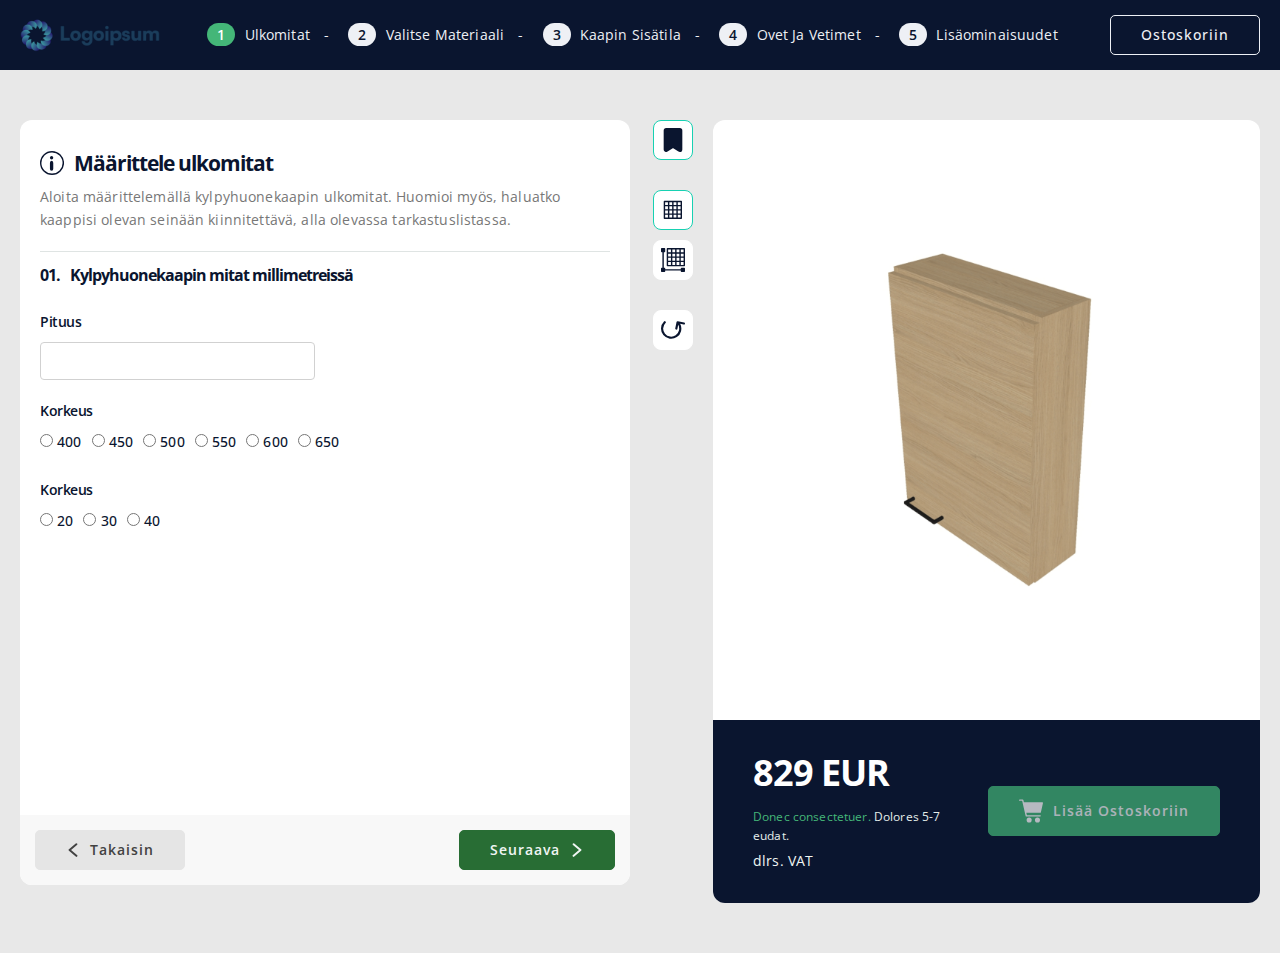
<file: index.html>
<!DOCTYPE html>
<html lang="en">
<head>
    <meta charset="UTF-8">
    <meta name="viewport" content="width=device-width, initial-scale=1.0">
    <title>Document</title>
    <link rel="preconnect" href="https://fonts.googleapis.com">
    <link rel="preconnect" href="https://fonts.gstatic.com" crossorigin>
    <link href="https://fonts.googleapis.com/css2?family=Open+Sans:wght@300..800&display=swap" rel="stylesheet">
    <!-- Normalize Css -->
    <link rel="stylesheet" href="./lib/normalize-css/normalize.css">
    <!-- Milligram Css-->
    <link rel="stylesheet" href="./lib/milligram/milligram.min.css">
    <!-- Main Css-->
    <link rel="stylesheet" href="./assets/css/style.css">
</head>
<body>
    <!-- Header -->
    <header class="pilar_header">
        <div class="container">
            <div class="row">
                <div class="column column-0">
                    <a class="pilar_logo" href="#">
                        <img src="./assets/images/logo.png" alt="logo image">
                    </a>
                </div>
                <div class="column">
                    <div class="flex">
                        <ul class="breadcrumbs">
                            <li class="inline-flex active">
                                <span class="pilar_indicator">
                                    <span class="number">1</span>
                                    <span class="check_mark">
                                        <svg xmlns="http://www.w3.org/2000/svg" width="10.955" height="7.955" viewBox="0 0 10.955 7.955"><path id="check" d="M1.727-5.25l.864-.886,3,2.955,6.2-6.182.886.886L5.591-1.409Z" transform="translate(-1.727 9.364)" fill="#44b678"/></svg>
                                    </span>
                                </span>
                                Ulkomitat
                            </li>
                            <li class="inline-flex">
                                <span class="pilar_indicator">
                                    <span class="number">2</span>
                                    <span class="check_mark">
                                        <svg xmlns="http://www.w3.org/2000/svg" width="10.955" height="7.955" viewBox="0 0 10.955 7.955"><path id="check" d="M1.727-5.25l.864-.886,3,2.955,6.2-6.182.886.886L5.591-1.409Z" transform="translate(-1.727 9.364)" fill="#44b678"/></svg>
                                    </span>
                                </span>
                                Valitse Materiaali
                            </li>
                            <li class="inline-flex">
                                <span class="pilar_indicator">
                                    <span class="number">3</span>
                                    <span class="check_mark">
                                        <svg xmlns="http://www.w3.org/2000/svg" width="10.955" height="7.955" viewBox="0 0 10.955 7.955"><path id="check" d="M1.727-5.25l.864-.886,3,2.955,6.2-6.182.886.886L5.591-1.409Z" transform="translate(-1.727 9.364)" fill="#44b678"/></svg>
                                    </span>
                                </span>
                                Kaapin Sisätila
                            </li>
                            <li class="inline-flex">
                                <span class="pilar_indicator">
                                    <span class="number">4</span>
                                    <span class="check_mark">
                                        <svg xmlns="http://www.w3.org/2000/svg" width="10.955" height="7.955" viewBox="0 0 10.955 7.955"><path id="check" d="M1.727-5.25l.864-.886,3,2.955,6.2-6.182.886.886L5.591-1.409Z" transform="translate(-1.727 9.364)" fill="#44b678"/></svg>
                                    </span>
                                </span>
                                Ovet Ja Vetimet
                            </li>
                            <li class="inline-flex">
                                <span class="pilar_indicator">
                                    <span class="number">5</span>
                                    <span class="check_mark">
                                        <svg xmlns="http://www.w3.org/2000/svg" width="10.955" height="7.955" viewBox="0 0 10.955 7.955"><path id="check" d="M1.727-5.25l.864-.886,3,2.955,6.2-6.182.886.886L5.591-1.409Z" transform="translate(-1.727 9.364)" fill="#44b678"/></svg>
                                    </span>
                                </span>
                                Lisäominaisuudet
                            </li>
                        </ul>
                    </div>
                </div>
                <div class="column column-0">
                    <button class="button button-outline">Ostoskoriin</button>
                </div>
            </div>
        </div>
    </header><!-- Header -->

    <!-- Main -->
    <main class="pilar_main_wrapper">
        <div class="container">
            <div class="row">
                <!-- Left Column -->
                <div class="column pilar_column_left">
                    <form action="#" class="pilar_product_card">

                        <!-- Step 1 -->
                        <div class="pilar_step" id="step1">

                            <!-- Card Header -->
                            <div class="pilar_card_header modal">
                                <div class="pilar_modal flex justify-start">
                                    <a class="pilar_modal_opener" href="javascript:void(0)">
                                        <svg xmlns="http://www.w3.org/2000/svg" xmlns:xlink="http://www.w3.org/1999/xlink" width="24" height="24" viewBox="0 0 24 24">
                                            <defs>
                                            <clipPath>
                                                <rect id="Rectangle_100" data-name="Rectangle 100" width="24" height="24" transform="translate(64 221)" fill="#0a152f"/>
                                            </clipPath>
                                            </defs>
                                            <g id="information" transform="translate(-64 -221)">
                                            <g id="information_1_" data-name="information (1)" transform="translate(64 221)">
                                                <g id="Group_84" data-name="Group 84">
                                                <g id="Group_83" data-name="Group 83">
                                                    <path id="Path_28" data-name="Path 28" d="M12.047,0A12.027,12.027,0,0,0,0,11.953,12.112,12.112,0,0,0,12.047,24a12,12,0,0,0,0-24Zm0,22.6A10.6,10.6,0,1,1,22.6,11.953,10.669,10.669,0,0,1,12.047,22.6Z" fill="#0a152f"/>
                                                </g>
                                                </g>
                                                <g id="Group_86" data-name="Group 86">
                                                <g id="Group_85" data-name="Group 85" transform="translate(9.938 9.844)">
                                                    <path id="Path_29" data-name="Path 29" d="M11.6,9.844a1.927,1.927,0,0,0-1.658,2.109v5.719A1.927,1.927,0,0,0,11.6,19.781a1.927,1.927,0,0,0,1.658-2.109V11.953A1.927,1.927,0,0,0,11.6,9.844Z" transform="translate(-9.938 -9.844)" fill="#0a152f"/>
                                                </g>
                                                </g>
                                                <g id="Group_88" data-name="Group 88" transform="translate(0 0.903)">
                                                <g id="Group_87" data-name="Group 87" transform="translate(9.938 4.219)">
                                                    <path id="Path_30" data-name="Path 30" d="M11.6,4.219a1.658,1.658,0,1,0,1.658,1.658A1.66,1.66,0,0,0,11.6,4.219Z" transform="translate(-9.938 -4.219)" fill="#0a152f"/>
                                                </g>
                                                </g>
                                            </g>
                                            </g>
                                        </svg>
                                    </a>
                                    <h2 class="pilar_title">Määrittele ulkomitat</h2>
                                </div>

                                <p class="pilar_header_content">Aloita määrittelemällä kylpyhuonekaapin ulkomitat. Huomioi myös, haluatko kaappisi olevan seinään kiinnitettävä, alla olevassa tarkastuslistassa.</p>
                                <hr>

                                <!-- Modal Box -->
                                <div class="pilar_modal_box">
                                    <!-- Modal Header -->
                                    <div class="pilar_modal_header flex justify-start">
                                        <a class="pilar_modal_hide" href="javascript:void(0)">
                                            <svg xmlns="http://www.w3.org/2000/svg" xmlns:xlink="http://www.w3.org/1999/xlink" width="43" height="43" viewBox="0 0 43 43">
                                                <defs>
                                                <clipPath>
                                                    <rect id="Rectangle_103" data-name="Rectangle 103" width="43" height="43" transform="translate(0)" fill="#0a152f"/>
                                                </clipPath>
                                                </defs>
                                                <g id="back-arrow" transform="translate(0)">
                                                <path id="XMLID_27_" d="M41.045,19.136H6.673l6.436,6.436a1.954,1.954,0,1,1-2.764,2.764L.572,18.564a1.954,1.954,0,0,1,0-2.764l9.773-9.773a1.955,1.955,0,0,1,2.764,2.764L6.673,15.227H41.045a1.955,1.955,0,0,1,0,3.909Z" transform="translate(0 4.318)" fill="#0a152f"/>
                                                </g>
                                            </svg>
                                        </a>
                                        <h2 class="pilar_title">Quisque volutpat mattis eudat</h2>
                                    </div><!-- Modal Header -->

                                    <!-- Modal Body -->
                                    <div class="pilar_modal_body">
                                        <h3>Consectetuer adipiscing</h3>
                                        <p>Sed egestas, ante et vulputate volutpat, eros pede semper est, vitae luctus metus libero eu augue. Morbi purus libero, faucibus adipiscing, commodo quis, gravida id, est. Sed lectus. Praesent elementum hendrerit tortor. Sed semper lorem at felis.<br><br> Vestibulum volutpat, lacus a ultrices sagittis, mi neque euismod dui, eu pulvinar nunc sapien ornare nisl. Phasellus pede arcu, dapibus eu, fermentum et, dapibus sed, urna.<br><br> Morbi interdum mollis sapien. Sed ac risus. Phasellus lacinia, magna a ullamcorper laoreet, lectus arcu pulvinar risus, vitae facilisis libero dolor a purus. Sed vel lacus. Mauris nibh felis, adipiscing varius, adipiscing in, lacinia vel, tellus. Suspendisse ac urna. Etiam pellentesque mauris ut lectus. Nunc tellus ante, mattis eget, gravida vitae, ultricies ac, leo. Integer leo pede, ornare a, lacinia eu, vulputate vel, nisl.</p>
                                        <h3>Nulla sed leo</h3>
                                        <p>Ut convallis, sem sit amet interdum consectetuer, odio augue aliquam leo, nec dapibus tortor nibh sed augue. Integer eu magna sit amet metus fermentum posuere. Morbi sit amet nulla sed dolor elementum imperdiet. Quisque fermentum. Cum sociis natoque penatibus et magnis xdis parturient montes, nascetur ridiculus mus. Pellentesque adipiscing eros ut libero.<br><br> Ut condimentum mi vel tellus. Suspendisse laoreet. Fusce ut est sed dolor gravida convallis. Morbi vitae ante. Vivamus ultrices luctus nunc. Suspendisse et dolor. Etiam dignissim. Proin malesuada adipiscing lacus. Donec metus.</p>
                                    </div><!-- Modal Body -->
                                </div><!-- Modal Box -->

                            </div><!-- Card Header -->

                            <!-- Card Body -->
                            <div class="pilar_card_body">
                                <h3 class="pilar_main_point"><span class="pilar_point">01.</span>Kylpyhuonekaapin mitat millimetreissä</h3>

                                <div class="pilar_input">
                                    <h5>Pituus</h5>

                                    <div class="row pilar_input_group">
                                        <div class="column column-50">
                                            <input id="pilar_length" name="pilar_length" type="text">
                                        </div>
                                    </div>
                                </div>
                                
                                <div class="pilar_input">
                                    <h5>Korkeus</h5>
                                    <div class="flex justify-start pilar_input_group_radio">
                                        <label for="height1">
                                            <input type="radio" id="height1" name="height" value="height1" />
                                            400
                                        </label>
                                        
                                        <label for="height2">
                                            <input type="radio" id="height2" name="height" value="height2" />
                                            450
                                        </label>
                                        
                                        <label for="height3">
                                            <input type="radio" id="height3" name="height" value="height3" />
                                            500
                                        </label>

                                        <label for="height4">
                                            <input type="radio" id="height4" name="height" value="height4" />
                                            550
                                        </label>

                                        <label for="height5">
                                            <input type="radio" id="height5" name="height" value="height5" />
                                            600
                                        </label>

                                        <label for="height6">
                                            <input type="radio" id="height6" name="height" value="height6" />
                                            650
                                        </label>
                                    </div>
                                </div>
                                
                                <div class="pilar_input">
                                    <h5>Korkeus</h5>
                                    <div class="flex justify-start pilar_input_group_radio">
                                        <label for="depth1">
                                            <input type="radio" id="depth1" name="depth" value="depth1" />
                                            20
                                        </label>
                                        
                                        <label for="depth2">
                                            <input type="radio" id="depth2" name="depth" value="depth2" />
                                            30
                                        </label>
                                        
                                        <label for="depth3">
                                            <input type="radio" id="depth3" name="depth" value="depth3" />
                                            40
                                        </label>
                                    </div>
                                </div>

                            </div><!-- Card Body -->

                        </div><!-- Step 1 -->
                        
                        <!-- Step 2 -->
                        <div class="pilar_step" id="step2">
                            <!-- Card Header -->
                            <div class="pilar_card_header modal">
                                <div class="pilar_modal flex justify-start">
                                    <a class="pilar_modal_opener" href="javascript:void(0)">
                                        <svg xmlns="http://www.w3.org/2000/svg" xmlns:xlink="http://www.w3.org/1999/xlink" width="24" height="24" viewBox="0 0 24 24">
                                            <defs>
                                            <clipPath>
                                                <rect id="Rectangle_100" data-name="Rectangle 100" width="24" height="24" transform="translate(64 221)" fill="#0a152f"/>
                                            </clipPath>
                                            </defs>
                                            <g id="information" transform="translate(-64 -221)">
                                            <g id="information_1_" data-name="information (1)" transform="translate(64 221)">
                                                <g id="Group_84" data-name="Group 84">
                                                <g id="Group_83" data-name="Group 83">
                                                    <path id="Path_28" data-name="Path 28" d="M12.047,0A12.027,12.027,0,0,0,0,11.953,12.112,12.112,0,0,0,12.047,24a12,12,0,0,0,0-24Zm0,22.6A10.6,10.6,0,1,1,22.6,11.953,10.669,10.669,0,0,1,12.047,22.6Z" fill="#0a152f"/>
                                                </g>
                                                </g>
                                                <g id="Group_86" data-name="Group 86">
                                                <g id="Group_85" data-name="Group 85" transform="translate(9.938 9.844)">
                                                    <path id="Path_29" data-name="Path 29" d="M11.6,9.844a1.927,1.927,0,0,0-1.658,2.109v5.719A1.927,1.927,0,0,0,11.6,19.781a1.927,1.927,0,0,0,1.658-2.109V11.953A1.927,1.927,0,0,0,11.6,9.844Z" transform="translate(-9.938 -9.844)" fill="#0a152f"/>
                                                </g>
                                                </g>
                                                <g id="Group_88" data-name="Group 88" transform="translate(0 0.903)">
                                                <g id="Group_87" data-name="Group 87" transform="translate(9.938 4.219)">
                                                    <path id="Path_30" data-name="Path 30" d="M11.6,4.219a1.658,1.658,0,1,0,1.658,1.658A1.66,1.66,0,0,0,11.6,4.219Z" transform="translate(-9.938 -4.219)" fill="#0a152f"/>
                                                </g>
                                                </g>
                                            </g>
                                            </g>
                                        </svg>
                                    </a>
                                    <h2 class="pilar_title">Valitse materiaali</h2>
                                </div>

                                <p class="pilar_header_content">Valitse haluamasi materiaalit kaappiisi. Ne on jaettu kolmeen kategoriaan: valkoiset, puumateriaalit ja tummat, jotta valintasi olisi helpompaa.</p>
                                <hr>

                                <!-- Modal Box -->
                                <div class="pilar_modal_box">
                                    <!-- Modal Header -->
                                    <div class="pilar_modal_header flex justify-start">
                                        <a class="pilar_modal_hide" href="javascript:void(0)">
                                            <svg xmlns="http://www.w3.org/2000/svg" xmlns:xlink="http://www.w3.org/1999/xlink" width="43" height="43" viewBox="0 0 43 43">
                                                <defs>
                                                <clipPath>
                                                    <rect id="Rectangle_103" data-name="Rectangle 103" width="43" height="43" transform="translate(0)" fill="#0a152f"/>
                                                </clipPath>
                                                </defs>
                                                <g id="back-arrow" transform="translate(0)">
                                                <path id="XMLID_27_" d="M41.045,19.136H6.673l6.436,6.436a1.954,1.954,0,1,1-2.764,2.764L.572,18.564a1.954,1.954,0,0,1,0-2.764l9.773-9.773a1.955,1.955,0,0,1,2.764,2.764L6.673,15.227H41.045a1.955,1.955,0,0,1,0,3.909Z" transform="translate(0 4.318)" fill="#0a152f"/>
                                                </g>
                                            </svg>
                                        </a>
                                        <h2 class="pilar_title">Quisque volutpat mattis eudat</h2>
                                    </div><!-- Modal Header -->

                                    <!-- Modal Body -->
                                    <div class="pilar_modal_body">
                                        <h3>Consectetuer adipiscing</h3>
                                        <p>Sed egestas, ante et vulputate volutpat, eros pede semper est, vitae luctus metus libero eu augue. Morbi purus libero, faucibus adipiscing, commodo quis, gravida id, est. Sed lectus. Praesent elementum hendrerit tortor. Sed semper lorem at felis.<br><br> Vestibulum volutpat, lacus a ultrices sagittis, mi neque euismod dui, eu pulvinar nunc sapien ornare nisl. Phasellus pede arcu, dapibus eu, fermentum et, dapibus sed, urna.<br><br> Morbi interdum mollis sapien. Sed ac risus. Phasellus lacinia, magna a ullamcorper laoreet, lectus arcu pulvinar risus, vitae facilisis libero dolor a purus. Sed vel lacus. Mauris nibh felis, adipiscing varius, adipiscing in, lacinia vel, tellus. Suspendisse ac urna. Etiam pellentesque mauris ut lectus. Nunc tellus ante, mattis eget, gravida vitae, ultricies ac, leo. Integer leo pede, ornare a, lacinia eu, vulputate vel, nisl.</p>
                                        <h3>Nulla sed leo</h3>
                                        <p>Ut convallis, sem sit amet interdum consectetuer, odio augue aliquam leo, nec dapibus tortor nibh sed augue. Integer eu magna sit amet metus fermentum posuere. Morbi sit amet nulla sed dolor elementum imperdiet. Quisque fermentum. Cum sociis natoque penatibus et magnis xdis parturient montes, nascetur ridiculus mus. Pellentesque adipiscing eros ut libero.<br><br> Ut condimentum mi vel tellus. Suspendisse laoreet. Fusce ut est sed dolor gravida convallis. Morbi vitae ante. Vivamus ultrices luctus nunc. Suspendisse et dolor. Etiam dignissim. Proin malesuada adipiscing lacus. Donec metus.</p>
                                    </div><!-- Modal Body -->
                                </div><!-- Modal Box -->

                            </div><!-- Card Header -->

                            <!-- Card Body -->
                            <div class="pilar_card_body">
                                <h3 class="pilar_main_point"><span class="pilar_point">01.</span>Saatavilla olevat materiaalit</h3>

                                <div class="pilar_input">
                                    <h5>Pituus</h5>

                                    <!-- Image Input -->
                                    <div class="row pilar_input_group image">

                                        <!-- Input Column -->
                                        <div class="column column-33 modal">
                                            <label class="pilar_image_input" for="image-1-1">
                                                <input type="radio" id="image-1-1" name="image-1-1" value="image-1-1" />
                                                <img class="pilar_variation_image" src="./assets/images/levy-587.png" alt="Veration Image">

                                                <div class="row">
                                                    <div class="column column-80">
                                                        <h4 class="pilar_image_title">Morbi Vitae</h4>
                                                        <p class="pilar_image_content">Proin malesuada</p>
                                                    </div>

                                                    <div class="column">
                                                        <button class="button button-settings pilar_modal_opener">
                                                            <svg xmlns="http://www.w3.org/2000/svg" xmlns:xlink="http://www.w3.org/1999/xlink" width="24" height="24" viewBox="0 0 24 24">
                                                                <g id="gallery" transform="translate(-1063 -290)">
                                                                <g id="gallery-2" data-name="gallery" transform="translate(1063 290)">
                                                                    <path id="Path_31" data-name="Path 31" d="M1.641,17.344V4.6A2.113,2.113,0,0,0,0,6.656V20.344a2.112,2.112,0,0,0,2.109,2.109H18.844a2.113,2.113,0,0,0,2.046-1.594H5.156A3.52,3.52,0,0,1,1.641,17.344Z" fill="#424242"/>
                                                                    <circle id="Ellipse_2" data-name="Ellipse 2" cx="1.172" cy="1.172" r="1.172" transform="translate(10.828 4.828)" fill="#424242"/>
                                                                    <path id="Path_32" data-name="Path 32" d="M12.463,13.654a.7.7,0,0,1-.926,0L8.974,11.411l-5.927,4.61v1.323a2.112,2.112,0,0,0,2.109,2.109H21.891A2.112,2.112,0,0,0,24,17.344V13.79L18.011,8.8Z" fill="#424242"/>
                                                                    <path id="Path_33" data-name="Path 33" d="M21.891,1.547H5.156A2.112,2.112,0,0,0,3.047,3.656V14.239L8.568,9.945a.7.7,0,0,1,.895.026L12,12.191l5.537-4.845a.7.7,0,0,1,.913-.011L24,11.96v-8.3a2.112,2.112,0,0,0-2.109-2.109ZM12,8.578A2.578,2.578,0,1,1,14.578,6,2.581,2.581,0,0,1,12,8.578Z" fill="#424242"/>
                                                                </g>
                                                                </g>
                                                            </svg> 
                                                        </button>
                                                    </div>
                                                </div>
                                            </label>
                                            
                                            <!-- Modal Box -->
                                            <div class="pilar_modal_box">
                                                <!-- Modal Header -->
                                                <div class="pilar_modal_header flex justify-start">
                                                    <a class="pilar_modal_hide" href="javascript:void(0)">
                                                        <svg xmlns="http://www.w3.org/2000/svg" xmlns:xlink="http://www.w3.org/1999/xlink" width="43" height="43" viewBox="0 0 43 43">
                                                            <defs>
                                                            <clipPath>
                                                                <rect id="Rectangle_103" data-name="Rectangle 103" width="43" height="43" transform="translate(0)" fill="#0a152f"/>
                                                            </clipPath>
                                                            </defs>
                                                            <g id="back-arrow" transform="translate(0)">
                                                            <path id="XMLID_27_" d="M41.045,19.136H6.673l6.436,6.436a1.954,1.954,0,1,1-2.764,2.764L.572,18.564a1.954,1.954,0,0,1,0-2.764l9.773-9.773a1.955,1.955,0,0,1,2.764,2.764L6.673,15.227H41.045a1.955,1.955,0,0,1,0,3.909Z" transform="translate(0 4.318)" fill="#0a152f"/>
                                                            </g>
                                                        </svg>
                                                    </a>
                                                    <h2 class="pilar_title">Nulla sed leo</h2>
                                                </div><!-- Modal Header -->

                                                <!-- Modal Body -->
                                                <div class="pilar_modal_body">
                                                    <div class="pilar_preview_image">
                                                        <img src="#" alt="Screen Preview">
                                                    </div>

                                                    <div class="pilar_replicate">
                                                        <ul class="row">
                                                            <li class="column column-10">
                                                                <a href="javascript:void(0)">
                                                                    <img src="./assets/images/sink-1.png" alt="Replicate Image">
                                                                </a>
                                                            </li>
                                                            <li class="column column-10">
                                                                <a href="javascript:void(0)">
                                                                    <img src="./assets/images/arrangement-pf-bathroom-elements-self-care.png" alt="Replicate Image">
                                                                </a>
                                                            </li>
                                                            <li class="column column-10">
                                                                <a href="javascript:void(0)">
                                                                    <img src="./assets/images/oak-wooden-textured-design-background.png" alt="Replicate Image">
                                                                </a>
                                                            </li>
                                                            <li class="column column-10">
                                                                <a href="javascript:void(0)">
                                                                    <img src="./assets/images/still-life-various-cleaning-products.png" alt="Replicate Image">
                                                                </a>
                                                            </li>
                                                        </ul>
                                                    </div>
                                                </div><!-- Modal Body -->
                                            </div><!-- Modal Box -->
                                            
                                        </div><!-- Input Column -->
                                        
                                        <!-- Input Column -->
                                        <div class="column column-33 modal">
                                            <label class="pilar_image_input" for="image-1-1">
                                                <input type="radio" id="image-1-1" name="image-1-1" value="image-1-1" />
                                                <img class="pilar_variation_image" src="./assets/images/levy-587.png" alt="Veration Image">

                                                <div class="row">
                                                    <div class="column column-80">
                                                        <h4 class="pilar_image_title">Morbi Vitae</h4>
                                                        <p class="pilar_image_content">Proin malesuada</p>
                                                    </div>

                                                    <div class="column">
                                                        <button class="button button-settings pilar_modal_opener">
                                                            <svg xmlns="http://www.w3.org/2000/svg" xmlns:xlink="http://www.w3.org/1999/xlink" width="24" height="24" viewBox="0 0 24 24">
                                                                <g id="gallery" transform="translate(-1063 -290)">
                                                                <g id="gallery-2" data-name="gallery" transform="translate(1063 290)">
                                                                    <path id="Path_31" data-name="Path 31" d="M1.641,17.344V4.6A2.113,2.113,0,0,0,0,6.656V20.344a2.112,2.112,0,0,0,2.109,2.109H18.844a2.113,2.113,0,0,0,2.046-1.594H5.156A3.52,3.52,0,0,1,1.641,17.344Z" fill="#424242"/>
                                                                    <circle id="Ellipse_2" data-name="Ellipse 2" cx="1.172" cy="1.172" r="1.172" transform="translate(10.828 4.828)" fill="#424242"/>
                                                                    <path id="Path_32" data-name="Path 32" d="M12.463,13.654a.7.7,0,0,1-.926,0L8.974,11.411l-5.927,4.61v1.323a2.112,2.112,0,0,0,2.109,2.109H21.891A2.112,2.112,0,0,0,24,17.344V13.79L18.011,8.8Z" fill="#424242"/>
                                                                    <path id="Path_33" data-name="Path 33" d="M21.891,1.547H5.156A2.112,2.112,0,0,0,3.047,3.656V14.239L8.568,9.945a.7.7,0,0,1,.895.026L12,12.191l5.537-4.845a.7.7,0,0,1,.913-.011L24,11.96v-8.3a2.112,2.112,0,0,0-2.109-2.109ZM12,8.578A2.578,2.578,0,1,1,14.578,6,2.581,2.581,0,0,1,12,8.578Z" fill="#424242"/>
                                                                </g>
                                                                </g>
                                                            </svg> 
                                                        </button>
                                                    </div>
                                                </div>
                                            </label>
                                            
                                            <!-- Modal Box -->
                                            <div class="pilar_modal_box">
                                                <!-- Modal Header -->
                                                <div class="pilar_modal_header flex justify-start">
                                                    <a class="pilar_modal_hide" href="javascript:void(0)">
                                                        <svg xmlns="http://www.w3.org/2000/svg" xmlns:xlink="http://www.w3.org/1999/xlink" width="43" height="43" viewBox="0 0 43 43">
                                                            <defs>
                                                            <clipPath>
                                                                <rect id="Rectangle_103" data-name="Rectangle 103" width="43" height="43" transform="translate(0)" fill="#0a152f"/>
                                                            </clipPath>
                                                            </defs>
                                                            <g id="back-arrow" transform="translate(0)">
                                                            <path id="XMLID_27_" d="M41.045,19.136H6.673l6.436,6.436a1.954,1.954,0,1,1-2.764,2.764L.572,18.564a1.954,1.954,0,0,1,0-2.764l9.773-9.773a1.955,1.955,0,0,1,2.764,2.764L6.673,15.227H41.045a1.955,1.955,0,0,1,0,3.909Z" transform="translate(0 4.318)" fill="#0a152f"/>
                                                            </g>
                                                        </svg>
                                                    </a>
                                                    <h2 class="pilar_title">Nulla sed leo</h2>
                                                </div><!-- Modal Header -->

                                                <!-- Modal Body -->
                                                <div class="pilar_modal_body">
                                                    <div class="pilar_preview_image">
                                                        <img src="#" alt="Screen Preview">
                                                    </div>

                                                    <div class="pilar_replicate">
                                                        <ul class="row">
                                                            <li class="column column-10">
                                                                <a href="javascript:void(0)">
                                                                    <img src="./assets/images/sink-1.png" alt="Replicate Image">
                                                                </a>
                                                            </li>
                                                            <li class="column column-10">
                                                                <a href="javascript:void(0)">
                                                                    <img src="./assets/images/arrangement-pf-bathroom-elements-self-care.png" alt="Replicate Image">
                                                                </a>
                                                            </li>
                                                            <li class="column column-10">
                                                                <a href="javascript:void(0)">
                                                                    <img src="./assets/images/oak-wooden-textured-design-background.png" alt="Replicate Image">
                                                                </a>
                                                            </li>
                                                            <li class="column column-10">
                                                                <a href="javascript:void(0)">
                                                                    <img src="./assets/images/still-life-various-cleaning-products.png" alt="Replicate Image">
                                                                </a>
                                                            </li>
                                                        </ul>
                                                    </div>
                                                </div><!-- Modal Body -->
                                            </div><!-- Modal Box -->
                                            
                                        </div><!-- Input Column -->
                                        
                                        <!-- Input Column -->
                                        <div class="column column-33 modal">
                                            <label class="pilar_image_input" for="image-1-1">
                                                <input type="radio" id="image-1-1" name="image-1-1" value="image-1-1" />
                                                <img class="pilar_variation_image" src="./assets/images/levy-587.png" alt="Veration Image">

                                                <div class="row">
                                                    <div class="column column-80">
                                                        <h4 class="pilar_image_title">Morbi Vitae</h4>
                                                        <p class="pilar_image_content">Proin malesuada</p>
                                                    </div>

                                                    <div class="column">
                                                        <button class="button button-settings pilar_modal_opener">
                                                            <svg xmlns="http://www.w3.org/2000/svg" xmlns:xlink="http://www.w3.org/1999/xlink" width="24" height="24" viewBox="0 0 24 24">
                                                                <g id="gallery" transform="translate(-1063 -290)">
                                                                <g id="gallery-2" data-name="gallery" transform="translate(1063 290)">
                                                                    <path id="Path_31" data-name="Path 31" d="M1.641,17.344V4.6A2.113,2.113,0,0,0,0,6.656V20.344a2.112,2.112,0,0,0,2.109,2.109H18.844a2.113,2.113,0,0,0,2.046-1.594H5.156A3.52,3.52,0,0,1,1.641,17.344Z" fill="#424242"/>
                                                                    <circle id="Ellipse_2" data-name="Ellipse 2" cx="1.172" cy="1.172" r="1.172" transform="translate(10.828 4.828)" fill="#424242"/>
                                                                    <path id="Path_32" data-name="Path 32" d="M12.463,13.654a.7.7,0,0,1-.926,0L8.974,11.411l-5.927,4.61v1.323a2.112,2.112,0,0,0,2.109,2.109H21.891A2.112,2.112,0,0,0,24,17.344V13.79L18.011,8.8Z" fill="#424242"/>
                                                                    <path id="Path_33" data-name="Path 33" d="M21.891,1.547H5.156A2.112,2.112,0,0,0,3.047,3.656V14.239L8.568,9.945a.7.7,0,0,1,.895.026L12,12.191l5.537-4.845a.7.7,0,0,1,.913-.011L24,11.96v-8.3a2.112,2.112,0,0,0-2.109-2.109ZM12,8.578A2.578,2.578,0,1,1,14.578,6,2.581,2.581,0,0,1,12,8.578Z" fill="#424242"/>
                                                                </g>
                                                                </g>
                                                            </svg> 
                                                        </button>
                                                    </div>
                                                </div>
                                            </label>
                                            
                                            <!-- Modal Box -->
                                            <div class="pilar_modal_box">
                                                <!-- Modal Header -->
                                                <div class="pilar_modal_header flex justify-start">
                                                    <a class="pilar_modal_hide" href="javascript:void(0)">
                                                        <svg xmlns="http://www.w3.org/2000/svg" xmlns:xlink="http://www.w3.org/1999/xlink" width="43" height="43" viewBox="0 0 43 43">
                                                            <defs>
                                                            <clipPath>
                                                                <rect id="Rectangle_103" data-name="Rectangle 103" width="43" height="43" transform="translate(0)" fill="#0a152f"/>
                                                            </clipPath>
                                                            </defs>
                                                            <g id="back-arrow" transform="translate(0)">
                                                            <path id="XMLID_27_" d="M41.045,19.136H6.673l6.436,6.436a1.954,1.954,0,1,1-2.764,2.764L.572,18.564a1.954,1.954,0,0,1,0-2.764l9.773-9.773a1.955,1.955,0,0,1,2.764,2.764L6.673,15.227H41.045a1.955,1.955,0,0,1,0,3.909Z" transform="translate(0 4.318)" fill="#0a152f"/>
                                                            </g>
                                                        </svg>
                                                    </a>
                                                    <h2 class="pilar_title">Nulla sed leo</h2>
                                                </div><!-- Modal Header -->

                                                <!-- Modal Body -->
                                                <div class="pilar_modal_body">
                                                    <div class="pilar_preview_image">
                                                        <img src="#" alt="Screen Preview">
                                                    </div>

                                                    <div class="pilar_replicate">
                                                        <ul class="row">
                                                            <li class="column column-10">
                                                                <a href="javascript:void(0)">
                                                                    <img src="./assets/images/sink-1.png" alt="Replicate Image">
                                                                </a>
                                                            </li>
                                                            <li class="column column-10">
                                                                <a href="javascript:void(0)">
                                                                    <img src="./assets/images/arrangement-pf-bathroom-elements-self-care.png" alt="Replicate Image">
                                                                </a>
                                                            </li>
                                                            <li class="column column-10">
                                                                <a href="javascript:void(0)">
                                                                    <img src="./assets/images/oak-wooden-textured-design-background.png" alt="Replicate Image">
                                                                </a>
                                                            </li>
                                                            <li class="column column-10">
                                                                <a href="javascript:void(0)">
                                                                    <img src="./assets/images/still-life-various-cleaning-products.png" alt="Replicate Image">
                                                                </a>
                                                            </li>
                                                        </ul>
                                                    </div>
                                                </div><!-- Modal Body -->
                                            </div><!-- Modal Box -->
                                            
                                        </div><!-- Input Column -->
                                        
                                        <!-- Input Column -->
                                        <div class="column column-33 modal">
                                            <label class="pilar_image_input" for="image-1-1">
                                                <input type="radio" id="image-1-1" name="image-1-1" value="image-1-1" />
                                                <img class="pilar_variation_image" src="./assets/images/levy-587.png" alt="Veration Image">

                                                <div class="row">
                                                    <div class="column column-80">
                                                        <h4 class="pilar_image_title">Morbi Vitae</h4>
                                                        <p class="pilar_image_content">Proin malesuada</p>
                                                    </div>

                                                    <div class="column">
                                                        <button class="button button-settings pilar_modal_opener">
                                                            <svg xmlns="http://www.w3.org/2000/svg" xmlns:xlink="http://www.w3.org/1999/xlink" width="24" height="24" viewBox="0 0 24 24">
                                                                <g id="gallery" transform="translate(-1063 -290)">
                                                                <g id="gallery-2" data-name="gallery" transform="translate(1063 290)">
                                                                    <path id="Path_31" data-name="Path 31" d="M1.641,17.344V4.6A2.113,2.113,0,0,0,0,6.656V20.344a2.112,2.112,0,0,0,2.109,2.109H18.844a2.113,2.113,0,0,0,2.046-1.594H5.156A3.52,3.52,0,0,1,1.641,17.344Z" fill="#424242"/>
                                                                    <circle id="Ellipse_2" data-name="Ellipse 2" cx="1.172" cy="1.172" r="1.172" transform="translate(10.828 4.828)" fill="#424242"/>
                                                                    <path id="Path_32" data-name="Path 32" d="M12.463,13.654a.7.7,0,0,1-.926,0L8.974,11.411l-5.927,4.61v1.323a2.112,2.112,0,0,0,2.109,2.109H21.891A2.112,2.112,0,0,0,24,17.344V13.79L18.011,8.8Z" fill="#424242"/>
                                                                    <path id="Path_33" data-name="Path 33" d="M21.891,1.547H5.156A2.112,2.112,0,0,0,3.047,3.656V14.239L8.568,9.945a.7.7,0,0,1,.895.026L12,12.191l5.537-4.845a.7.7,0,0,1,.913-.011L24,11.96v-8.3a2.112,2.112,0,0,0-2.109-2.109ZM12,8.578A2.578,2.578,0,1,1,14.578,6,2.581,2.581,0,0,1,12,8.578Z" fill="#424242"/>
                                                                </g>
                                                                </g>
                                                            </svg> 
                                                        </button>
                                                    </div>
                                                </div>
                                            </label>
                                            
                                            <!-- Modal Box -->
                                            <div class="pilar_modal_box">
                                                <!-- Modal Header -->
                                                <div class="pilar_modal_header flex justify-start">
                                                    <a class="pilar_modal_hide" href="javascript:void(0)">
                                                        <svg xmlns="http://www.w3.org/2000/svg" xmlns:xlink="http://www.w3.org/1999/xlink" width="43" height="43" viewBox="0 0 43 43">
                                                            <defs>
                                                            <clipPath>
                                                                <rect id="Rectangle_103" data-name="Rectangle 103" width="43" height="43" transform="translate(0)" fill="#0a152f"/>
                                                            </clipPath>
                                                            </defs>
                                                            <g id="back-arrow" transform="translate(0)">
                                                            <path id="XMLID_27_" d="M41.045,19.136H6.673l6.436,6.436a1.954,1.954,0,1,1-2.764,2.764L.572,18.564a1.954,1.954,0,0,1,0-2.764l9.773-9.773a1.955,1.955,0,0,1,2.764,2.764L6.673,15.227H41.045a1.955,1.955,0,0,1,0,3.909Z" transform="translate(0 4.318)" fill="#0a152f"/>
                                                            </g>
                                                        </svg>
                                                    </a>
                                                    <h2 class="pilar_title">Nulla sed leo</h2>
                                                </div><!-- Modal Header -->

                                                <!-- Modal Body -->
                                                <div class="pilar_modal_body">
                                                    <div class="pilar_preview_image">
                                                        <img src="#" alt="Screen Preview">
                                                    </div>

                                                    <div class="pilar_replicate">
                                                        <ul class="row">
                                                            <li class="column column-10">
                                                                <a href="javascript:void(0)">
                                                                    <img src="./assets/images/sink-1.png" alt="Replicate Image">
                                                                </a>
                                                            </li>
                                                            <li class="column column-10">
                                                                <a href="javascript:void(0)">
                                                                    <img src="./assets/images/arrangement-pf-bathroom-elements-self-care.png" alt="Replicate Image">
                                                                </a>
                                                            </li>
                                                            <li class="column column-10">
                                                                <a href="javascript:void(0)">
                                                                    <img src="./assets/images/oak-wooden-textured-design-background.png" alt="Replicate Image">
                                                                </a>
                                                            </li>
                                                            <li class="column column-10">
                                                                <a href="javascript:void(0)">
                                                                    <img src="./assets/images/still-life-various-cleaning-products.png" alt="Replicate Image">
                                                                </a>
                                                            </li>
                                                        </ul>
                                                    </div>
                                                </div><!-- Modal Body -->
                                            </div><!-- Modal Box -->
                                            
                                        </div><!-- Input Column -->
                                        
                                        <!-- Input Column -->
                                        <div class="column column-33 modal">
                                            <label class="pilar_image_input" for="image-1-1">
                                                <input type="radio" id="image-1-1" name="image-1-1" value="image-1-1" />
                                                <img class="pilar_variation_image" src="./assets/images/levy-587.png" alt="Veration Image">

                                                <div class="row">
                                                    <div class="column column-80">
                                                        <h4 class="pilar_image_title">Morbi Vitae</h4>
                                                        <p class="pilar_image_content">Proin malesuada</p>
                                                    </div>

                                                    <div class="column">
                                                        <button class="button button-settings pilar_modal_opener">
                                                            <svg xmlns="http://www.w3.org/2000/svg" xmlns:xlink="http://www.w3.org/1999/xlink" width="24" height="24" viewBox="0 0 24 24">
                                                                <g id="gallery" transform="translate(-1063 -290)">
                                                                <g id="gallery-2" data-name="gallery" transform="translate(1063 290)">
                                                                    <path id="Path_31" data-name="Path 31" d="M1.641,17.344V4.6A2.113,2.113,0,0,0,0,6.656V20.344a2.112,2.112,0,0,0,2.109,2.109H18.844a2.113,2.113,0,0,0,2.046-1.594H5.156A3.52,3.52,0,0,1,1.641,17.344Z" fill="#424242"/>
                                                                    <circle id="Ellipse_2" data-name="Ellipse 2" cx="1.172" cy="1.172" r="1.172" transform="translate(10.828 4.828)" fill="#424242"/>
                                                                    <path id="Path_32" data-name="Path 32" d="M12.463,13.654a.7.7,0,0,1-.926,0L8.974,11.411l-5.927,4.61v1.323a2.112,2.112,0,0,0,2.109,2.109H21.891A2.112,2.112,0,0,0,24,17.344V13.79L18.011,8.8Z" fill="#424242"/>
                                                                    <path id="Path_33" data-name="Path 33" d="M21.891,1.547H5.156A2.112,2.112,0,0,0,3.047,3.656V14.239L8.568,9.945a.7.7,0,0,1,.895.026L12,12.191l5.537-4.845a.7.7,0,0,1,.913-.011L24,11.96v-8.3a2.112,2.112,0,0,0-2.109-2.109ZM12,8.578A2.578,2.578,0,1,1,14.578,6,2.581,2.581,0,0,1,12,8.578Z" fill="#424242"/>
                                                                </g>
                                                                </g>
                                                            </svg> 
                                                        </button>
                                                    </div>
                                                </div>
                                            </label>
                                            
                                            <!-- Modal Box -->
                                            <div class="pilar_modal_box">
                                                <!-- Modal Header -->
                                                <div class="pilar_modal_header flex justify-start">
                                                    <a class="pilar_modal_hide" href="javascript:void(0)">
                                                        <svg xmlns="http://www.w3.org/2000/svg" xmlns:xlink="http://www.w3.org/1999/xlink" width="43" height="43" viewBox="0 0 43 43">
                                                            <defs>
                                                            <clipPath>
                                                                <rect id="Rectangle_103" data-name="Rectangle 103" width="43" height="43" transform="translate(0)" fill="#0a152f"/>
                                                            </clipPath>
                                                            </defs>
                                                            <g id="back-arrow" transform="translate(0)">
                                                            <path id="XMLID_27_" d="M41.045,19.136H6.673l6.436,6.436a1.954,1.954,0,1,1-2.764,2.764L.572,18.564a1.954,1.954,0,0,1,0-2.764l9.773-9.773a1.955,1.955,0,0,1,2.764,2.764L6.673,15.227H41.045a1.955,1.955,0,0,1,0,3.909Z" transform="translate(0 4.318)" fill="#0a152f"/>
                                                            </g>
                                                        </svg>
                                                    </a>
                                                    <h2 class="pilar_title">Nulla sed leo</h2>
                                                </div><!-- Modal Header -->

                                                <!-- Modal Body -->
                                                <div class="pilar_modal_body">
                                                    <div class="pilar_preview_image">
                                                        <img src="#" alt="Screen Preview">
                                                    </div>

                                                    <div class="pilar_replicate">
                                                        <ul class="row">
                                                            <li class="column column-10">
                                                                <a href="javascript:void(0)">
                                                                    <img src="./assets/images/sink-1.png" alt="Replicate Image">
                                                                </a>
                                                            </li>
                                                            <li class="column column-10">
                                                                <a href="javascript:void(0)">
                                                                    <img src="./assets/images/arrangement-pf-bathroom-elements-self-care.png" alt="Replicate Image">
                                                                </a>
                                                            </li>
                                                            <li class="column column-10">
                                                                <a href="javascript:void(0)">
                                                                    <img src="./assets/images/oak-wooden-textured-design-background.png" alt="Replicate Image">
                                                                </a>
                                                            </li>
                                                            <li class="column column-10">
                                                                <a href="javascript:void(0)">
                                                                    <img src="./assets/images/still-life-various-cleaning-products.png" alt="Replicate Image">
                                                                </a>
                                                            </li>
                                                        </ul>
                                                    </div>
                                                </div><!-- Modal Body -->
                                            </div><!-- Modal Box -->
                                            
                                        </div><!-- Input Column -->
                                        
                                        <!-- Input Column -->
                                        <div class="column column-33 modal">
                                            <label class="pilar_image_input" for="image-1-1">
                                                <input type="radio" id="image-1-1" name="image-1-1" value="image-1-1" />
                                                <img class="pilar_variation_image" src="./assets/images/levy-587.png" alt="Veration Image">

                                                <div class="row">
                                                    <div class="column column-80">
                                                        <h4 class="pilar_image_title">Morbi Vitae</h4>
                                                        <p class="pilar_image_content">Proin malesuada</p>
                                                    </div>

                                                    <div class="column">
                                                        <button class="button button-settings pilar_modal_opener">
                                                            <svg xmlns="http://www.w3.org/2000/svg" xmlns:xlink="http://www.w3.org/1999/xlink" width="24" height="24" viewBox="0 0 24 24">
                                                                <g id="gallery" transform="translate(-1063 -290)">
                                                                <g id="gallery-2" data-name="gallery" transform="translate(1063 290)">
                                                                    <path id="Path_31" data-name="Path 31" d="M1.641,17.344V4.6A2.113,2.113,0,0,0,0,6.656V20.344a2.112,2.112,0,0,0,2.109,2.109H18.844a2.113,2.113,0,0,0,2.046-1.594H5.156A3.52,3.52,0,0,1,1.641,17.344Z" fill="#424242"/>
                                                                    <circle id="Ellipse_2" data-name="Ellipse 2" cx="1.172" cy="1.172" r="1.172" transform="translate(10.828 4.828)" fill="#424242"/>
                                                                    <path id="Path_32" data-name="Path 32" d="M12.463,13.654a.7.7,0,0,1-.926,0L8.974,11.411l-5.927,4.61v1.323a2.112,2.112,0,0,0,2.109,2.109H21.891A2.112,2.112,0,0,0,24,17.344V13.79L18.011,8.8Z" fill="#424242"/>
                                                                    <path id="Path_33" data-name="Path 33" d="M21.891,1.547H5.156A2.112,2.112,0,0,0,3.047,3.656V14.239L8.568,9.945a.7.7,0,0,1,.895.026L12,12.191l5.537-4.845a.7.7,0,0,1,.913-.011L24,11.96v-8.3a2.112,2.112,0,0,0-2.109-2.109ZM12,8.578A2.578,2.578,0,1,1,14.578,6,2.581,2.581,0,0,1,12,8.578Z" fill="#424242"/>
                                                                </g>
                                                                </g>
                                                            </svg> 
                                                        </button>
                                                    </div>
                                                </div>
                                            </label>
                                            
                                            <!-- Modal Box -->
                                            <div class="pilar_modal_box">
                                                <!-- Modal Header -->
                                                <div class="pilar_modal_header flex justify-start">
                                                    <a class="pilar_modal_hide" href="javascript:void(0)">
                                                        <svg xmlns="http://www.w3.org/2000/svg" xmlns:xlink="http://www.w3.org/1999/xlink" width="43" height="43" viewBox="0 0 43 43">
                                                            <defs>
                                                            <clipPath>
                                                                <rect id="Rectangle_103" data-name="Rectangle 103" width="43" height="43" transform="translate(0)" fill="#0a152f"/>
                                                            </clipPath>
                                                            </defs>
                                                            <g id="back-arrow" transform="translate(0)">
                                                            <path id="XMLID_27_" d="M41.045,19.136H6.673l6.436,6.436a1.954,1.954,0,1,1-2.764,2.764L.572,18.564a1.954,1.954,0,0,1,0-2.764l9.773-9.773a1.955,1.955,0,0,1,2.764,2.764L6.673,15.227H41.045a1.955,1.955,0,0,1,0,3.909Z" transform="translate(0 4.318)" fill="#0a152f"/>
                                                            </g>
                                                        </svg>
                                                    </a>
                                                    <h2 class="pilar_title">Nulla sed leo</h2>
                                                </div><!-- Modal Header -->

                                                <!-- Modal Body -->
                                                <div class="pilar_modal_body">
                                                    <div class="pilar_preview_image">
                                                        <img src="#" alt="Screen Preview">
                                                    </div>

                                                    <div class="pilar_replicate">
                                                        <ul class="row">
                                                            <li class="column column-10">
                                                                <a href="javascript:void(0)">
                                                                    <img src="./assets/images/sink-1.png" alt="Replicate Image">
                                                                </a>
                                                            </li>
                                                            <li class="column column-10">
                                                                <a href="javascript:void(0)">
                                                                    <img src="./assets/images/arrangement-pf-bathroom-elements-self-care.png" alt="Replicate Image">
                                                                </a>
                                                            </li>
                                                            <li class="column column-10">
                                                                <a href="javascript:void(0)">
                                                                    <img src="./assets/images/oak-wooden-textured-design-background.png" alt="Replicate Image">
                                                                </a>
                                                            </li>
                                                            <li class="column column-10">
                                                                <a href="javascript:void(0)">
                                                                    <img src="./assets/images/still-life-various-cleaning-products.png" alt="Replicate Image">
                                                                </a>
                                                            </li>
                                                        </ul>
                                                    </div>
                                                </div><!-- Modal Body -->
                                            </div><!-- Modal Box -->
                                            
                                        </div><!-- Input Column -->
                                        
                                    </div><!-- Image Input -->
                                </div>
                                
                                <div class="pilar_input">
                                    <h5>Pituus</h5>

                                    <!-- Image Input -->
                                    <div class="row pilar_input_group image">

                                        <!-- Input Column -->
                                        <div class="column column-33 modal">
                                            <label class="pilar_image_input" for="image-1-1">
                                                <input type="radio" id="image-1-1" name="image-1-1" value="image-1-1" />
                                                <img class="pilar_variation_image" src="./assets/images/levy-587.png" alt="Veration Image">

                                                <div class="row">
                                                    <div class="column column-80">
                                                        <h4 class="pilar_image_title">Morbi Vitae</h4>
                                                        <p class="pilar_image_content">Proin malesuada</p>
                                                    </div>

                                                    <div class="column">
                                                        <button class="button button-settings pilar_modal_opener">
                                                            <svg xmlns="http://www.w3.org/2000/svg" xmlns:xlink="http://www.w3.org/1999/xlink" width="24" height="24" viewBox="0 0 24 24">
                                                                <g id="gallery" transform="translate(-1063 -290)">
                                                                <g id="gallery-2" data-name="gallery" transform="translate(1063 290)">
                                                                    <path id="Path_31" data-name="Path 31" d="M1.641,17.344V4.6A2.113,2.113,0,0,0,0,6.656V20.344a2.112,2.112,0,0,0,2.109,2.109H18.844a2.113,2.113,0,0,0,2.046-1.594H5.156A3.52,3.52,0,0,1,1.641,17.344Z" fill="#424242"/>
                                                                    <circle id="Ellipse_2" data-name="Ellipse 2" cx="1.172" cy="1.172" r="1.172" transform="translate(10.828 4.828)" fill="#424242"/>
                                                                    <path id="Path_32" data-name="Path 32" d="M12.463,13.654a.7.7,0,0,1-.926,0L8.974,11.411l-5.927,4.61v1.323a2.112,2.112,0,0,0,2.109,2.109H21.891A2.112,2.112,0,0,0,24,17.344V13.79L18.011,8.8Z" fill="#424242"/>
                                                                    <path id="Path_33" data-name="Path 33" d="M21.891,1.547H5.156A2.112,2.112,0,0,0,3.047,3.656V14.239L8.568,9.945a.7.7,0,0,1,.895.026L12,12.191l5.537-4.845a.7.7,0,0,1,.913-.011L24,11.96v-8.3a2.112,2.112,0,0,0-2.109-2.109ZM12,8.578A2.578,2.578,0,1,1,14.578,6,2.581,2.581,0,0,1,12,8.578Z" fill="#424242"/>
                                                                </g>
                                                                </g>
                                                            </svg> 
                                                        </button>
                                                    </div>
                                                </div>
                                            </label>
                                            
                                            <!-- Modal Box -->
                                            <div class="pilar_modal_box">
                                                <!-- Modal Header -->
                                                <div class="pilar_modal_header flex justify-start">
                                                    <a class="pilar_modal_hide" href="javascript:void(0)">
                                                        <svg xmlns="http://www.w3.org/2000/svg" xmlns:xlink="http://www.w3.org/1999/xlink" width="43" height="43" viewBox="0 0 43 43">
                                                            <defs>
                                                            <clipPath>
                                                                <rect id="Rectangle_103" data-name="Rectangle 103" width="43" height="43" transform="translate(0)" fill="#0a152f"/>
                                                            </clipPath>
                                                            </defs>
                                                            <g id="back-arrow" transform="translate(0)">
                                                            <path id="XMLID_27_" d="M41.045,19.136H6.673l6.436,6.436a1.954,1.954,0,1,1-2.764,2.764L.572,18.564a1.954,1.954,0,0,1,0-2.764l9.773-9.773a1.955,1.955,0,0,1,2.764,2.764L6.673,15.227H41.045a1.955,1.955,0,0,1,0,3.909Z" transform="translate(0 4.318)" fill="#0a152f"/>
                                                            </g>
                                                        </svg>
                                                    </a>
                                                    <h2 class="pilar_title">Nulla sed leo</h2>
                                                </div><!-- Modal Header -->

                                                <!-- Modal Body -->
                                                <div class="pilar_modal_body">
                                                    <div class="pilar_preview_image">
                                                        <img src="#" alt="Screen Preview">
                                                    </div>

                                                    <div class="pilar_replicate">
                                                        <ul class="row">
                                                            <li class="column column-10">
                                                                <a href="javascript:void(0)">
                                                                    <img src="./assets/images/sink-1.png" alt="Replicate Image">
                                                                </a>
                                                            </li>
                                                            <li class="column column-10">
                                                                <a href="javascript:void(0)">
                                                                    <img src="./assets/images/arrangement-pf-bathroom-elements-self-care.png" alt="Replicate Image">
                                                                </a>
                                                            </li>
                                                            <li class="column column-10">
                                                                <a href="javascript:void(0)">
                                                                    <img src="./assets/images/oak-wooden-textured-design-background.png" alt="Replicate Image">
                                                                </a>
                                                            </li>
                                                            <li class="column column-10">
                                                                <a href="javascript:void(0)">
                                                                    <img src="./assets/images/still-life-various-cleaning-products.png" alt="Replicate Image">
                                                                </a>
                                                            </li>
                                                        </ul>
                                                    </div>
                                                </div><!-- Modal Body -->
                                            </div><!-- Modal Box -->
                                            
                                        </div><!-- Input Column -->
                                        
                                        <!-- Input Column -->
                                        <div class="column column-33 modal">
                                            <label class="pilar_image_input" for="image-1-1">
                                                <input type="radio" id="image-1-1" name="image-1-1" value="image-1-1" />
                                                <img class="pilar_variation_image" src="./assets/images/levy-587.png" alt="Veration Image">

                                                <div class="row">
                                                    <div class="column column-80">
                                                        <h4 class="pilar_image_title">Morbi Vitae</h4>
                                                        <p class="pilar_image_content">Proin malesuada</p>
                                                    </div>

                                                    <div class="column">
                                                        <button class="button button-settings pilar_modal_opener">
                                                            <svg xmlns="http://www.w3.org/2000/svg" xmlns:xlink="http://www.w3.org/1999/xlink" width="24" height="24" viewBox="0 0 24 24">
                                                                <g id="gallery" transform="translate(-1063 -290)">
                                                                <g id="gallery-2" data-name="gallery" transform="translate(1063 290)">
                                                                    <path id="Path_31" data-name="Path 31" d="M1.641,17.344V4.6A2.113,2.113,0,0,0,0,6.656V20.344a2.112,2.112,0,0,0,2.109,2.109H18.844a2.113,2.113,0,0,0,2.046-1.594H5.156A3.52,3.52,0,0,1,1.641,17.344Z" fill="#424242"/>
                                                                    <circle id="Ellipse_2" data-name="Ellipse 2" cx="1.172" cy="1.172" r="1.172" transform="translate(10.828 4.828)" fill="#424242"/>
                                                                    <path id="Path_32" data-name="Path 32" d="M12.463,13.654a.7.7,0,0,1-.926,0L8.974,11.411l-5.927,4.61v1.323a2.112,2.112,0,0,0,2.109,2.109H21.891A2.112,2.112,0,0,0,24,17.344V13.79L18.011,8.8Z" fill="#424242"/>
                                                                    <path id="Path_33" data-name="Path 33" d="M21.891,1.547H5.156A2.112,2.112,0,0,0,3.047,3.656V14.239L8.568,9.945a.7.7,0,0,1,.895.026L12,12.191l5.537-4.845a.7.7,0,0,1,.913-.011L24,11.96v-8.3a2.112,2.112,0,0,0-2.109-2.109ZM12,8.578A2.578,2.578,0,1,1,14.578,6,2.581,2.581,0,0,1,12,8.578Z" fill="#424242"/>
                                                                </g>
                                                                </g>
                                                            </svg> 
                                                        </button>
                                                    </div>
                                                </div>
                                            </label>
                                            
                                            <!-- Modal Box -->
                                            <div class="pilar_modal_box">
                                                <!-- Modal Header -->
                                                <div class="pilar_modal_header flex justify-start">
                                                    <a class="pilar_modal_hide" href="javascript:void(0)">
                                                        <svg xmlns="http://www.w3.org/2000/svg" xmlns:xlink="http://www.w3.org/1999/xlink" width="43" height="43" viewBox="0 0 43 43">
                                                            <defs>
                                                            <clipPath>
                                                                <rect id="Rectangle_103" data-name="Rectangle 103" width="43" height="43" transform="translate(0)" fill="#0a152f"/>
                                                            </clipPath>
                                                            </defs>
                                                            <g id="back-arrow" transform="translate(0)">
                                                            <path id="XMLID_27_" d="M41.045,19.136H6.673l6.436,6.436a1.954,1.954,0,1,1-2.764,2.764L.572,18.564a1.954,1.954,0,0,1,0-2.764l9.773-9.773a1.955,1.955,0,0,1,2.764,2.764L6.673,15.227H41.045a1.955,1.955,0,0,1,0,3.909Z" transform="translate(0 4.318)" fill="#0a152f"/>
                                                            </g>
                                                        </svg>
                                                    </a>
                                                    <h2 class="pilar_title">Nulla sed leo</h2>
                                                </div><!-- Modal Header -->

                                                <!-- Modal Body -->
                                                <div class="pilar_modal_body">
                                                    <div class="pilar_preview_image">
                                                        <img src="#" alt="Screen Preview">
                                                    </div>

                                                    <div class="pilar_replicate">
                                                        <ul class="row">
                                                            <li class="column column-10">
                                                                <a href="javascript:void(0)">
                                                                    <img src="./assets/images/sink-1.png" alt="Replicate Image">
                                                                </a>
                                                            </li>
                                                            <li class="column column-10">
                                                                <a href="javascript:void(0)">
                                                                    <img src="./assets/images/arrangement-pf-bathroom-elements-self-care.png" alt="Replicate Image">
                                                                </a>
                                                            </li>
                                                            <li class="column column-10">
                                                                <a href="javascript:void(0)">
                                                                    <img src="./assets/images/oak-wooden-textured-design-background.png" alt="Replicate Image">
                                                                </a>
                                                            </li>
                                                            <li class="column column-10">
                                                                <a href="javascript:void(0)">
                                                                    <img src="./assets/images/still-life-various-cleaning-products.png" alt="Replicate Image">
                                                                </a>
                                                            </li>
                                                        </ul>
                                                    </div>
                                                </div><!-- Modal Body -->
                                            </div><!-- Modal Box -->
                                            
                                        </div><!-- Input Column -->
                                        
                                        <!-- Input Column -->
                                        <div class="column column-33 modal">
                                            <label class="pilar_image_input" for="image-1-1">
                                                <input type="radio" id="image-1-1" name="image-1-1" value="image-1-1" />
                                                <img class="pilar_variation_image" src="./assets/images/levy-587.png" alt="Veration Image">

                                                <div class="row">
                                                    <div class="column column-80">
                                                        <h4 class="pilar_image_title">Morbi Vitae</h4>
                                                        <p class="pilar_image_content">Proin malesuada</p>
                                                    </div>

                                                    <div class="column">
                                                        <button class="button button-settings pilar_modal_opener">
                                                            <svg xmlns="http://www.w3.org/2000/svg" xmlns:xlink="http://www.w3.org/1999/xlink" width="24" height="24" viewBox="0 0 24 24">
                                                                <g id="gallery" transform="translate(-1063 -290)">
                                                                <g id="gallery-2" data-name="gallery" transform="translate(1063 290)">
                                                                    <path id="Path_31" data-name="Path 31" d="M1.641,17.344V4.6A2.113,2.113,0,0,0,0,6.656V20.344a2.112,2.112,0,0,0,2.109,2.109H18.844a2.113,2.113,0,0,0,2.046-1.594H5.156A3.52,3.52,0,0,1,1.641,17.344Z" fill="#424242"/>
                                                                    <circle id="Ellipse_2" data-name="Ellipse 2" cx="1.172" cy="1.172" r="1.172" transform="translate(10.828 4.828)" fill="#424242"/>
                                                                    <path id="Path_32" data-name="Path 32" d="M12.463,13.654a.7.7,0,0,1-.926,0L8.974,11.411l-5.927,4.61v1.323a2.112,2.112,0,0,0,2.109,2.109H21.891A2.112,2.112,0,0,0,24,17.344V13.79L18.011,8.8Z" fill="#424242"/>
                                                                    <path id="Path_33" data-name="Path 33" d="M21.891,1.547H5.156A2.112,2.112,0,0,0,3.047,3.656V14.239L8.568,9.945a.7.7,0,0,1,.895.026L12,12.191l5.537-4.845a.7.7,0,0,1,.913-.011L24,11.96v-8.3a2.112,2.112,0,0,0-2.109-2.109ZM12,8.578A2.578,2.578,0,1,1,14.578,6,2.581,2.581,0,0,1,12,8.578Z" fill="#424242"/>
                                                                </g>
                                                                </g>
                                                            </svg> 
                                                        </button>
                                                    </div>
                                                </div>
                                            </label>
                                            
                                            <!-- Modal Box -->
                                            <div class="pilar_modal_box">
                                                <!-- Modal Header -->
                                                <div class="pilar_modal_header flex justify-start">
                                                    <a class="pilar_modal_hide" href="javascript:void(0)">
                                                        <svg xmlns="http://www.w3.org/2000/svg" xmlns:xlink="http://www.w3.org/1999/xlink" width="43" height="43" viewBox="0 0 43 43">
                                                            <defs>
                                                            <clipPath>
                                                                <rect id="Rectangle_103" data-name="Rectangle 103" width="43" height="43" transform="translate(0)" fill="#0a152f"/>
                                                            </clipPath>
                                                            </defs>
                                                            <g id="back-arrow" transform="translate(0)">
                                                            <path id="XMLID_27_" d="M41.045,19.136H6.673l6.436,6.436a1.954,1.954,0,1,1-2.764,2.764L.572,18.564a1.954,1.954,0,0,1,0-2.764l9.773-9.773a1.955,1.955,0,0,1,2.764,2.764L6.673,15.227H41.045a1.955,1.955,0,0,1,0,3.909Z" transform="translate(0 4.318)" fill="#0a152f"/>
                                                            </g>
                                                        </svg>
                                                    </a>
                                                    <h2 class="pilar_title">Nulla sed leo</h2>
                                                </div><!-- Modal Header -->

                                                <!-- Modal Body -->
                                                <div class="pilar_modal_body">
                                                    <div class="pilar_preview_image">
                                                        <img src="#" alt="Screen Preview">
                                                    </div>

                                                    <div class="pilar_replicate">
                                                        <ul class="row">
                                                            <li class="column column-10">
                                                                <a href="javascript:void(0)">
                                                                    <img src="./assets/images/sink-1.png" alt="Replicate Image">
                                                                </a>
                                                            </li>
                                                            <li class="column column-10">
                                                                <a href="javascript:void(0)">
                                                                    <img src="./assets/images/arrangement-pf-bathroom-elements-self-care.png" alt="Replicate Image">
                                                                </a>
                                                            </li>
                                                            <li class="column column-10">
                                                                <a href="javascript:void(0)">
                                                                    <img src="./assets/images/oak-wooden-textured-design-background.png" alt="Replicate Image">
                                                                </a>
                                                            </li>
                                                            <li class="column column-10">
                                                                <a href="javascript:void(0)">
                                                                    <img src="./assets/images/still-life-various-cleaning-products.png" alt="Replicate Image">
                                                                </a>
                                                            </li>
                                                        </ul>
                                                    </div>
                                                </div><!-- Modal Body -->
                                            </div><!-- Modal Box -->
                                            
                                        </div><!-- Input Column -->
                                        
                                        <!-- Input Column -->
                                        <div class="column column-33 modal">
                                            <label class="pilar_image_input" for="image-1-1">
                                                <input type="radio" id="image-1-1" name="image-1-1" value="image-1-1" />
                                                <img class="pilar_variation_image" src="./assets/images/levy-587.png" alt="Veration Image">

                                                <div class="row">
                                                    <div class="column column-80">
                                                        <h4 class="pilar_image_title">Morbi Vitae</h4>
                                                        <p class="pilar_image_content">Proin malesuada</p>
                                                    </div>

                                                    <div class="column">
                                                        <button class="button button-settings pilar_modal_opener">
                                                            <svg xmlns="http://www.w3.org/2000/svg" xmlns:xlink="http://www.w3.org/1999/xlink" width="24" height="24" viewBox="0 0 24 24">
                                                                <g id="gallery" transform="translate(-1063 -290)">
                                                                <g id="gallery-2" data-name="gallery" transform="translate(1063 290)">
                                                                    <path id="Path_31" data-name="Path 31" d="M1.641,17.344V4.6A2.113,2.113,0,0,0,0,6.656V20.344a2.112,2.112,0,0,0,2.109,2.109H18.844a2.113,2.113,0,0,0,2.046-1.594H5.156A3.52,3.52,0,0,1,1.641,17.344Z" fill="#424242"/>
                                                                    <circle id="Ellipse_2" data-name="Ellipse 2" cx="1.172" cy="1.172" r="1.172" transform="translate(10.828 4.828)" fill="#424242"/>
                                                                    <path id="Path_32" data-name="Path 32" d="M12.463,13.654a.7.7,0,0,1-.926,0L8.974,11.411l-5.927,4.61v1.323a2.112,2.112,0,0,0,2.109,2.109H21.891A2.112,2.112,0,0,0,24,17.344V13.79L18.011,8.8Z" fill="#424242"/>
                                                                    <path id="Path_33" data-name="Path 33" d="M21.891,1.547H5.156A2.112,2.112,0,0,0,3.047,3.656V14.239L8.568,9.945a.7.7,0,0,1,.895.026L12,12.191l5.537-4.845a.7.7,0,0,1,.913-.011L24,11.96v-8.3a2.112,2.112,0,0,0-2.109-2.109ZM12,8.578A2.578,2.578,0,1,1,14.578,6,2.581,2.581,0,0,1,12,8.578Z" fill="#424242"/>
                                                                </g>
                                                                </g>
                                                            </svg> 
                                                        </button>
                                                    </div>
                                                </div>
                                            </label>
                                            
                                            <!-- Modal Box -->
                                            <div class="pilar_modal_box">
                                                <!-- Modal Header -->
                                                <div class="pilar_modal_header flex justify-start">
                                                    <a class="pilar_modal_hide" href="javascript:void(0)">
                                                        <svg xmlns="http://www.w3.org/2000/svg" xmlns:xlink="http://www.w3.org/1999/xlink" width="43" height="43" viewBox="0 0 43 43">
                                                            <defs>
                                                            <clipPath>
                                                                <rect id="Rectangle_103" data-name="Rectangle 103" width="43" height="43" transform="translate(0)" fill="#0a152f"/>
                                                            </clipPath>
                                                            </defs>
                                                            <g id="back-arrow" transform="translate(0)">
                                                            <path id="XMLID_27_" d="M41.045,19.136H6.673l6.436,6.436a1.954,1.954,0,1,1-2.764,2.764L.572,18.564a1.954,1.954,0,0,1,0-2.764l9.773-9.773a1.955,1.955,0,0,1,2.764,2.764L6.673,15.227H41.045a1.955,1.955,0,0,1,0,3.909Z" transform="translate(0 4.318)" fill="#0a152f"/>
                                                            </g>
                                                        </svg>
                                                    </a>
                                                    <h2 class="pilar_title">Nulla sed leo</h2>
                                                </div><!-- Modal Header -->

                                                <!-- Modal Body -->
                                                <div class="pilar_modal_body">
                                                    <div class="pilar_preview_image">
                                                        <img src="#" alt="Screen Preview">
                                                    </div>

                                                    <div class="pilar_replicate">
                                                        <ul class="row">
                                                            <li class="column column-10">
                                                                <a href="javascript:void(0)">
                                                                    <img src="./assets/images/sink-1.png" alt="Replicate Image">
                                                                </a>
                                                            </li>
                                                            <li class="column column-10">
                                                                <a href="javascript:void(0)">
                                                                    <img src="./assets/images/arrangement-pf-bathroom-elements-self-care.png" alt="Replicate Image">
                                                                </a>
                                                            </li>
                                                            <li class="column column-10">
                                                                <a href="javascript:void(0)">
                                                                    <img src="./assets/images/oak-wooden-textured-design-background.png" alt="Replicate Image">
                                                                </a>
                                                            </li>
                                                            <li class="column column-10">
                                                                <a href="javascript:void(0)">
                                                                    <img src="./assets/images/still-life-various-cleaning-products.png" alt="Replicate Image">
                                                                </a>
                                                            </li>
                                                        </ul>
                                                    </div>
                                                </div><!-- Modal Body -->
                                            </div><!-- Modal Box -->
                                            
                                        </div><!-- Input Column -->

                                        <!-- Input Column -->
                                        <div class="column column-33 modal">
                                            <label class="pilar_image_input" for="image-1-1">
                                                <input type="radio" id="image-1-1" name="image-1-1" value="image-1-1" />
                                                <img class="pilar_variation_image" src="./assets/images/levy-587.png" alt="Veration Image">

                                                <div class="row">
                                                    <div class="column column-80">
                                                        <h4 class="pilar_image_title">Morbi Vitae</h4>
                                                        <p class="pilar_image_content">Proin malesuada</p>
                                                    </div>

                                                    <div class="column">
                                                        <button class="button button-settings pilar_modal_opener">
                                                            <svg xmlns="http://www.w3.org/2000/svg" xmlns:xlink="http://www.w3.org/1999/xlink" width="24" height="24" viewBox="0 0 24 24">
                                                                <g id="gallery" transform="translate(-1063 -290)">
                                                                <g id="gallery-2" data-name="gallery" transform="translate(1063 290)">
                                                                    <path id="Path_31" data-name="Path 31" d="M1.641,17.344V4.6A2.113,2.113,0,0,0,0,6.656V20.344a2.112,2.112,0,0,0,2.109,2.109H18.844a2.113,2.113,0,0,0,2.046-1.594H5.156A3.52,3.52,0,0,1,1.641,17.344Z" fill="#424242"/>
                                                                    <circle id="Ellipse_2" data-name="Ellipse 2" cx="1.172" cy="1.172" r="1.172" transform="translate(10.828 4.828)" fill="#424242"/>
                                                                    <path id="Path_32" data-name="Path 32" d="M12.463,13.654a.7.7,0,0,1-.926,0L8.974,11.411l-5.927,4.61v1.323a2.112,2.112,0,0,0,2.109,2.109H21.891A2.112,2.112,0,0,0,24,17.344V13.79L18.011,8.8Z" fill="#424242"/>
                                                                    <path id="Path_33" data-name="Path 33" d="M21.891,1.547H5.156A2.112,2.112,0,0,0,3.047,3.656V14.239L8.568,9.945a.7.7,0,0,1,.895.026L12,12.191l5.537-4.845a.7.7,0,0,1,.913-.011L24,11.96v-8.3a2.112,2.112,0,0,0-2.109-2.109ZM12,8.578A2.578,2.578,0,1,1,14.578,6,2.581,2.581,0,0,1,12,8.578Z" fill="#424242"/>
                                                                </g>
                                                                </g>
                                                            </svg> 
                                                        </button>
                                                    </div>
                                                </div>
                                            </label>
                                            
                                            <!-- Modal Box -->
                                            <div class="pilar_modal_box">
                                                <!-- Modal Header -->
                                                <div class="pilar_modal_header flex justify-start">
                                                    <a class="pilar_modal_hide" href="javascript:void(0)">
                                                        <svg xmlns="http://www.w3.org/2000/svg" xmlns:xlink="http://www.w3.org/1999/xlink" width="43" height="43" viewBox="0 0 43 43">
                                                            <defs>
                                                            <clipPath>
                                                                <rect id="Rectangle_103" data-name="Rectangle 103" width="43" height="43" transform="translate(0)" fill="#0a152f"/>
                                                            </clipPath>
                                                            </defs>
                                                            <g id="back-arrow" transform="translate(0)">
                                                            <path id="XMLID_27_" d="M41.045,19.136H6.673l6.436,6.436a1.954,1.954,0,1,1-2.764,2.764L.572,18.564a1.954,1.954,0,0,1,0-2.764l9.773-9.773a1.955,1.955,0,0,1,2.764,2.764L6.673,15.227H41.045a1.955,1.955,0,0,1,0,3.909Z" transform="translate(0 4.318)" fill="#0a152f"/>
                                                            </g>
                                                        </svg>
                                                    </a>
                                                    <h2 class="pilar_title">Nulla sed leo</h2>
                                                </div><!-- Modal Header -->

                                                <!-- Modal Body -->
                                                <div class="pilar_modal_body">
                                                    <div class="pilar_preview_image">
                                                        <img src="#" alt="Screen Preview">
                                                    </div>

                                                    <div class="pilar_replicate">
                                                        <ul class="row">
                                                            <li class="column column-10">
                                                                <a href="javascript:void(0)">
                                                                    <img src="./assets/images/sink-1.png" alt="Replicate Image">
                                                                </a>
                                                            </li>
                                                            <li class="column column-10">
                                                                <a href="javascript:void(0)">
                                                                    <img src="./assets/images/arrangement-pf-bathroom-elements-self-care.png" alt="Replicate Image">
                                                                </a>
                                                            </li>
                                                            <li class="column column-10">
                                                                <a href="javascript:void(0)">
                                                                    <img src="./assets/images/oak-wooden-textured-design-background.png" alt="Replicate Image">
                                                                </a>
                                                            </li>
                                                            <li class="column column-10">
                                                                <a href="javascript:void(0)">
                                                                    <img src="./assets/images/still-life-various-cleaning-products.png" alt="Replicate Image">
                                                                </a>
                                                            </li>
                                                        </ul>
                                                    </div>
                                                </div><!-- Modal Body -->
                                            </div><!-- Modal Box -->
                                            
                                        </div><!-- Input Column -->
                                        
                                        <!-- Input Column -->
                                        <div class="column column-33 modal">
                                            <label class="pilar_image_input" for="image-1-1">
                                                <input type="radio" id="image-1-1" name="image-1-1" value="image-1-1" />
                                                <img class="pilar_variation_image" src="./assets/images/levy-587.png" alt="Veration Image">

                                                <div class="row">
                                                    <div class="column column-80">
                                                        <h4 class="pilar_image_title">Morbi Vitae</h4>
                                                        <p class="pilar_image_content">Proin malesuada</p>
                                                    </div>

                                                    <div class="column">
                                                        <button class="button button-settings pilar_modal_opener">
                                                            <svg xmlns="http://www.w3.org/2000/svg" xmlns:xlink="http://www.w3.org/1999/xlink" width="24" height="24" viewBox="0 0 24 24">
                                                                <g id="gallery" transform="translate(-1063 -290)">
                                                                <g id="gallery-2" data-name="gallery" transform="translate(1063 290)">
                                                                    <path id="Path_31" data-name="Path 31" d="M1.641,17.344V4.6A2.113,2.113,0,0,0,0,6.656V20.344a2.112,2.112,0,0,0,2.109,2.109H18.844a2.113,2.113,0,0,0,2.046-1.594H5.156A3.52,3.52,0,0,1,1.641,17.344Z" fill="#424242"/>
                                                                    <circle id="Ellipse_2" data-name="Ellipse 2" cx="1.172" cy="1.172" r="1.172" transform="translate(10.828 4.828)" fill="#424242"/>
                                                                    <path id="Path_32" data-name="Path 32" d="M12.463,13.654a.7.7,0,0,1-.926,0L8.974,11.411l-5.927,4.61v1.323a2.112,2.112,0,0,0,2.109,2.109H21.891A2.112,2.112,0,0,0,24,17.344V13.79L18.011,8.8Z" fill="#424242"/>
                                                                    <path id="Path_33" data-name="Path 33" d="M21.891,1.547H5.156A2.112,2.112,0,0,0,3.047,3.656V14.239L8.568,9.945a.7.7,0,0,1,.895.026L12,12.191l5.537-4.845a.7.7,0,0,1,.913-.011L24,11.96v-8.3a2.112,2.112,0,0,0-2.109-2.109ZM12,8.578A2.578,2.578,0,1,1,14.578,6,2.581,2.581,0,0,1,12,8.578Z" fill="#424242"/>
                                                                </g>
                                                                </g>
                                                            </svg> 
                                                        </button>
                                                    </div>
                                                </div>
                                            </label>
                                            
                                            <!-- Modal Box -->
                                            <div class="pilar_modal_box">
                                                <!-- Modal Header -->
                                                <div class="pilar_modal_header flex justify-start">
                                                    <a class="pilar_modal_hide" href="javascript:void(0)">
                                                        <svg xmlns="http://www.w3.org/2000/svg" xmlns:xlink="http://www.w3.org/1999/xlink" width="43" height="43" viewBox="0 0 43 43">
                                                            <defs>
                                                            <clipPath>
                                                                <rect id="Rectangle_103" data-name="Rectangle 103" width="43" height="43" transform="translate(0)" fill="#0a152f"/>
                                                            </clipPath>
                                                            </defs>
                                                            <g id="back-arrow" transform="translate(0)">
                                                            <path id="XMLID_27_" d="M41.045,19.136H6.673l6.436,6.436a1.954,1.954,0,1,1-2.764,2.764L.572,18.564a1.954,1.954,0,0,1,0-2.764l9.773-9.773a1.955,1.955,0,0,1,2.764,2.764L6.673,15.227H41.045a1.955,1.955,0,0,1,0,3.909Z" transform="translate(0 4.318)" fill="#0a152f"/>
                                                            </g>
                                                        </svg>
                                                    </a>
                                                    <h2 class="pilar_title">Nulla sed leo</h2>
                                                </div><!-- Modal Header -->

                                                <!-- Modal Body -->
                                                <div class="pilar_modal_body">
                                                    <div class="pilar_preview_image">
                                                        <img src="#" alt="Screen Preview">
                                                    </div>

                                                    <div class="pilar_replicate">
                                                        <ul class="row">
                                                            <li class="column column-10">
                                                                <a href="javascript:void(0)">
                                                                    <img src="./assets/images/sink-1.png" alt="Replicate Image">
                                                                </a>
                                                            </li>
                                                            <li class="column column-10">
                                                                <a href="javascript:void(0)">
                                                                    <img src="./assets/images/arrangement-pf-bathroom-elements-self-care.png" alt="Replicate Image">
                                                                </a>
                                                            </li>
                                                            <li class="column column-10">
                                                                <a href="javascript:void(0)">
                                                                    <img src="./assets/images/oak-wooden-textured-design-background.png" alt="Replicate Image">
                                                                </a>
                                                            </li>
                                                            <li class="column column-10">
                                                                <a href="javascript:void(0)">
                                                                    <img src="./assets/images/still-life-various-cleaning-products.png" alt="Replicate Image">
                                                                </a>
                                                            </li>
                                                        </ul>
                                                    </div>
                                                </div><!-- Modal Body -->
                                            </div><!-- Modal Box -->
                                            
                                        </div><!-- Input Column -->
                                        
                                    </div><!-- Image Input -->
                                </div>

                            </div><!-- Card Body -->

                        </div><!-- Step 2 -->
                        
                        <!-- Step 3 -->
                        <div class="pilar_step" id="step3">

                            <!-- Card Header -->
                            <div class="pilar_card_header modal">
                                <div class="pilar_modal flex justify-start">
                                    <a class="pilar_modal_opener" href="javascript:void(0)">
                                        <svg xmlns="http://www.w3.org/2000/svg" xmlns:xlink="http://www.w3.org/1999/xlink" width="24" height="24" viewBox="0 0 24 24">
                                            <defs>
                                            <clipPath>
                                                <rect id="Rectangle_100" data-name="Rectangle 100" width="24" height="24" transform="translate(64 221)" fill="#0a152f"/>
                                            </clipPath>
                                            </defs>
                                            <g id="information" transform="translate(-64 -221)">
                                            <g id="information_1_" data-name="information (1)" transform="translate(64 221)">
                                                <g id="Group_84" data-name="Group 84">
                                                <g id="Group_83" data-name="Group 83">
                                                    <path id="Path_28" data-name="Path 28" d="M12.047,0A12.027,12.027,0,0,0,0,11.953,12.112,12.112,0,0,0,12.047,24a12,12,0,0,0,0-24Zm0,22.6A10.6,10.6,0,1,1,22.6,11.953,10.669,10.669,0,0,1,12.047,22.6Z" fill="#0a152f"/>
                                                </g>
                                                </g>
                                                <g id="Group_86" data-name="Group 86">
                                                <g id="Group_85" data-name="Group 85" transform="translate(9.938 9.844)">
                                                    <path id="Path_29" data-name="Path 29" d="M11.6,9.844a1.927,1.927,0,0,0-1.658,2.109v5.719A1.927,1.927,0,0,0,11.6,19.781a1.927,1.927,0,0,0,1.658-2.109V11.953A1.927,1.927,0,0,0,11.6,9.844Z" transform="translate(-9.938 -9.844)" fill="#0a152f"/>
                                                </g>
                                                </g>
                                                <g id="Group_88" data-name="Group 88" transform="translate(0 0.903)">
                                                <g id="Group_87" data-name="Group 87" transform="translate(9.938 4.219)">
                                                    <path id="Path_30" data-name="Path 30" d="M11.6,4.219a1.658,1.658,0,1,0,1.658,1.658A1.66,1.66,0,0,0,11.6,4.219Z" transform="translate(-9.938 -4.219)" fill="#0a152f"/>
                                                </g>
                                                </g>
                                            </g>
                                            </g>
                                        </svg>
                                    </a>
                                    <h2 class="pilar_title">Kaapin Sisätila</h2>
                                </div>

                                <p class="pilar_header_content">Määrittele sarakkeiden ja osastojen lukumäärä. Voit myös valita takaseinälevyn materiaalin.</p>
                                <hr>

                                <!-- Modal Box -->
                                <div class="pilar_modal_box">
                                    <!-- Modal Header -->
                                    <div class="pilar_modal_header flex justify-start">
                                        <a class="pilar_modal_hide" href="javascript:void(0)">
                                            <svg xmlns="http://www.w3.org/2000/svg" xmlns:xlink="http://www.w3.org/1999/xlink" width="43" height="43" viewBox="0 0 43 43">
                                                <defs>
                                                <clipPath>
                                                    <rect id="Rectangle_103" data-name="Rectangle 103" width="43" height="43" transform="translate(0)" fill="#0a152f"/>
                                                </clipPath>
                                                </defs>
                                                <g id="back-arrow" transform="translate(0)">
                                                <path id="XMLID_27_" d="M41.045,19.136H6.673l6.436,6.436a1.954,1.954,0,1,1-2.764,2.764L.572,18.564a1.954,1.954,0,0,1,0-2.764l9.773-9.773a1.955,1.955,0,0,1,2.764,2.764L6.673,15.227H41.045a1.955,1.955,0,0,1,0,3.909Z" transform="translate(0 4.318)" fill="#0a152f"/>
                                                </g>
                                            </svg>
                                        </a>
                                        <h2 class="pilar_title">Quisque volutpat mattis eudat</h2>
                                    </div><!-- Modal Header -->

                                    <!-- Modal Body -->
                                    <div class="pilar_modal_body">
                                        <h3>Consectetuer adipiscing</h3>
                                        <p>Sed egestas, ante et vulputate volutpat, eros pede semper est, vitae luctus metus libero eu augue. Morbi purus libero, faucibus adipiscing, commodo quis, gravida id, est. Sed lectus. Praesent elementum hendrerit tortor. Sed semper lorem at felis.<br><br> Vestibulum volutpat, lacus a ultrices sagittis, mi neque euismod dui, eu pulvinar nunc sapien ornare nisl. Phasellus pede arcu, dapibus eu, fermentum et, dapibus sed, urna.<br><br> Morbi interdum mollis sapien. Sed ac risus. Phasellus lacinia, magna a ullamcorper laoreet, lectus arcu pulvinar risus, vitae facilisis libero dolor a purus. Sed vel lacus. Mauris nibh felis, adipiscing varius, adipiscing in, lacinia vel, tellus. Suspendisse ac urna. Etiam pellentesque mauris ut lectus. Nunc tellus ante, mattis eget, gravida vitae, ultricies ac, leo. Integer leo pede, ornare a, lacinia eu, vulputate vel, nisl.</p>
                                        <h3>Nulla sed leo</h3>
                                        <p>Ut convallis, sem sit amet interdum consectetuer, odio augue aliquam leo, nec dapibus tortor nibh sed augue. Integer eu magna sit amet metus fermentum posuere. Morbi sit amet nulla sed dolor elementum imperdiet. Quisque fermentum. Cum sociis natoque penatibus et magnis xdis parturient montes, nascetur ridiculus mus. Pellentesque adipiscing eros ut libero.<br><br> Ut condimentum mi vel tellus. Suspendisse laoreet. Fusce ut est sed dolor gravida convallis. Morbi vitae ante. Vivamus ultrices luctus nunc. Suspendisse et dolor. Etiam dignissim. Proin malesuada adipiscing lacus. Donec metus.</p>
                                    </div><!-- Modal Body -->
                                </div><!-- Modal Box -->

                            </div><!-- Card Header -->

                            <!-- Card Body -->
                            <div class="pilar_card_body">
                                <h3 class="pilar_main_point"><span class="pilar_point">01.</span>Sarakkeet ja osastot</h3>

                                <div class="pilar_input">
                                    <div class="row pilar_input_group">
                                        <div class="column column-50">
                                            <label for="pilar_number_of_columns">Sarakkeiden Lukumäärä</label>
                                            <input id="pilar_number_of_columns" name="pilar_number_of_columns" type="text">
                                        </div>
                                        <div class="column column-50">
                                            <label for="pilar_number_of_departments">Osastojen Lukumäärä</label>
                                            <input id="pilar_number_of_departments" name="pilar_number_of_departments" type="text">
                                        </div>
                                    </div>
                                </div>
                                
                                <h3 class="pilar_main_point"><span class="pilar_point">02.</span>Takaseinälevy</h3>

                                <div class="pilar_input">
                                    <div class="flex justify-start pilar_input_group_radio">
                                        <label for="pear_wall_plate1">
                                            <input type="radio" id="pear_wall_plate1" name="pear_wall_plate" value="pear_wall_plate1" />
                                            Ei erityistä mieltymystä
                                        </label>
                                        
                                        <label for="pear_wall_plate2">
                                            <input type="radio" id="pear_wall_plate2" name="pear_wall_plate" value="pear_wall_plate2" />
                                            Musta Matta
                                        </label>
                                        
                                        <label for="pear_wall_plate3">
                                            <input type="radio" id="pear_wall_plate3" name="pear_wall_plate" value="pear_wall_plate3" />
                                            Kerma Matta
                                        </label>

                                        <label for="pear_wall_plate4">
                                            <input type="radio" id="pear_wall_plate4" name="pear_wall_plate" value="pear_wall_plate4" />
                                            Valkoinen Matta
                                        </label>
                                    </div>
                                </div>

                            </div><!-- Card Body -->

                        </div><!-- Step 3 -->
                        
                        <!-- Step 4 -->
                        <div class="pilar_step" id="step4">
                            <!-- Card Header -->
                            <div class="pilar_card_header modal">
                                <div class="pilar_modal flex justify-start">
                                    <a class="pilar_modal_opener" href="javascript:void(0)">
                                        <svg xmlns="http://www.w3.org/2000/svg" xmlns:xlink="http://www.w3.org/1999/xlink" width="24" height="24" viewBox="0 0 24 24">
                                            <defs>
                                            <clipPath>
                                                <rect id="Rectangle_100" data-name="Rectangle 100" width="24" height="24" transform="translate(64 221)" fill="#0a152f"/>
                                            </clipPath>
                                            </defs>
                                            <g id="information" transform="translate(-64 -221)">
                                            <g id="information_1_" data-name="information (1)" transform="translate(64 221)">
                                                <g id="Group_84" data-name="Group 84">
                                                <g id="Group_83" data-name="Group 83">
                                                    <path id="Path_28" data-name="Path 28" d="M12.047,0A12.027,12.027,0,0,0,0,11.953,12.112,12.112,0,0,0,12.047,24a12,12,0,0,0,0-24Zm0,22.6A10.6,10.6,0,1,1,22.6,11.953,10.669,10.669,0,0,1,12.047,22.6Z" fill="#0a152f"/>
                                                </g>
                                                </g>
                                                <g id="Group_86" data-name="Group 86">
                                                <g id="Group_85" data-name="Group 85" transform="translate(9.938 9.844)">
                                                    <path id="Path_29" data-name="Path 29" d="M11.6,9.844a1.927,1.927,0,0,0-1.658,2.109v5.719A1.927,1.927,0,0,0,11.6,19.781a1.927,1.927,0,0,0,1.658-2.109V11.953A1.927,1.927,0,0,0,11.6,9.844Z" transform="translate(-9.938 -9.844)" fill="#0a152f"/>
                                                </g>
                                                </g>
                                                <g id="Group_88" data-name="Group 88" transform="translate(0 0.903)">
                                                <g id="Group_87" data-name="Group 87" transform="translate(9.938 4.219)">
                                                    <path id="Path_30" data-name="Path 30" d="M11.6,4.219a1.658,1.658,0,1,0,1.658,1.658A1.66,1.66,0,0,0,11.6,4.219Z" transform="translate(-9.938 -4.219)" fill="#0a152f"/>
                                                </g>
                                                </g>
                                            </g>
                                            </g>
                                        </svg>
                                    </a>
                                    <h2 class="pilar_title">Ovet ja Vetimet</h2>
                                </div>

                                <p class="pilar_header_content">Valitse, millaiset ovet ja vetimet haluat kaappiisi.</p>
                                <hr>

                                <!-- Modal Box -->
                                <div class="pilar_modal_box">
                                    <!-- Modal Header -->
                                    <div class="pilar_modal_header flex justify-start">
                                        <a class="pilar_modal_hide" href="javascript:void(0)">
                                            <svg xmlns="http://www.w3.org/2000/svg" xmlns:xlink="http://www.w3.org/1999/xlink" width="43" height="43" viewBox="0 0 43 43">
                                                <defs>
                                                <clipPath>
                                                    <rect id="Rectangle_103" data-name="Rectangle 103" width="43" height="43" transform="translate(0)" fill="#0a152f"/>
                                                </clipPath>
                                                </defs>
                                                <g id="back-arrow" transform="translate(0)">
                                                <path id="XMLID_27_" d="M41.045,19.136H6.673l6.436,6.436a1.954,1.954,0,1,1-2.764,2.764L.572,18.564a1.954,1.954,0,0,1,0-2.764l9.773-9.773a1.955,1.955,0,0,1,2.764,2.764L6.673,15.227H41.045a1.955,1.955,0,0,1,0,3.909Z" transform="translate(0 4.318)" fill="#0a152f"/>
                                                </g>
                                            </svg>
                                        </a>
                                        <h2 class="pilar_title">Quisque volutpat mattis eudat</h2>
                                    </div><!-- Modal Header -->

                                    <!-- Modal Body -->
                                    <div class="pilar_modal_body">
                                        <h3>Consectetuer adipiscing</h3>
                                        <p>Sed egestas, ante et vulputate volutpat, eros pede semper est, vitae luctus metus libero eu augue. Morbi purus libero, faucibus adipiscing, commodo quis, gravida id, est. Sed lectus. Praesent elementum hendrerit tortor. Sed semper lorem at felis.<br><br> Vestibulum volutpat, lacus a ultrices sagittis, mi neque euismod dui, eu pulvinar nunc sapien ornare nisl. Phasellus pede arcu, dapibus eu, fermentum et, dapibus sed, urna.<br><br> Morbi interdum mollis sapien. Sed ac risus. Phasellus lacinia, magna a ullamcorper laoreet, lectus arcu pulvinar risus, vitae facilisis libero dolor a purus. Sed vel lacus. Mauris nibh felis, adipiscing varius, adipiscing in, lacinia vel, tellus. Suspendisse ac urna. Etiam pellentesque mauris ut lectus. Nunc tellus ante, mattis eget, gravida vitae, ultricies ac, leo. Integer leo pede, ornare a, lacinia eu, vulputate vel, nisl.</p>
                                        <h3>Nulla sed leo</h3>
                                        <p>Ut convallis, sem sit amet interdum consectetuer, odio augue aliquam leo, nec dapibus tortor nibh sed augue. Integer eu magna sit amet metus fermentum posuere. Morbi sit amet nulla sed dolor elementum imperdiet. Quisque fermentum. Cum sociis natoque penatibus et magnis xdis parturient montes, nascetur ridiculus mus. Pellentesque adipiscing eros ut libero.<br><br> Ut condimentum mi vel tellus. Suspendisse laoreet. Fusce ut est sed dolor gravida convallis. Morbi vitae ante. Vivamus ultrices luctus nunc. Suspendisse et dolor. Etiam dignissim. Proin malesuada adipiscing lacus. Donec metus.</p>
                                    </div><!-- Modal Body -->
                                </div><!-- Modal Box -->

                            </div><!-- Card Header -->

                            <!-- Card Body -->
                            <div class="pilar_card_body">
                                <h3 class="pilar_main_point"><span class="pilar_point">01.</span>Valitse ovia tyyppi</h3>

                                <div class="pilar_input">
                                    <div class="flex justify-start pilar_input_group_radio">
                                        <label for="door_type1">
                                            <input type="radio" id="door_type1" name="door_type" value="door_type1" />
                                            Vestibulum cras eudat
                                        </label>
                                        
                                        <label for="door_type2">
                                            <input type="radio" id="door_type2" name="door_type" value="door_type2" />
                                            Vestibulum cras eudat
                                        </label>
                                        
                                        <label for="door_type3">
                                            <input type="radio" id="door_type3" name="door_type" value="door_type3" />
                                            Vestibulum cras eudat
                                        </label>
                                    </div>
                                </div>
                                
                                <div class="pilar_input">
                                    <h5>Oven Puoli:</h5>

                                    <div class="flex justify-start pilar_input_group_radio">
                                        <label for="door_side1">
                                            <input type="radio" id="door_side1" name="door_side" value="door_side1" />
                                            Oikea avautuminen
                                        </label>
                                        
                                        <label for="door_side2">
                                            <input type="radio" id="door_side2" name="door_side" value="door_side2" />
                                            Vasen avautuminen
                                        </label>
                                    </div>
                                </div>
                                
                                <h3 class="pilar_main_point"><span class="pilar_point">02.</span>Ovenkahvat</h3>

                                <div class="pilar_input">
                                    <div class="flex justify-start pilar_input_group_radio">
                                        <label for="pear_wall_plate1">
                                            <input type="radio" id="pear_wall_plate1" name="pear_wall_plate" value="pear_wall_plate1" />
                                            Vestibulum cras eudat
                                        </label>
                                        
                                        <label for="pear_wall_plate2">
                                            <input type="radio" id="pear_wall_plate2" name="pear_wall_plate" value="pear_wall_plate2" />
                                            Vestibulum cras eudat
                                        </label>
                                        
                                        <label for="pear_wall_plate3">
                                            <input type="radio" id="pear_wall_plate3" name="pear_wall_plate" value="pear_wall_plate3" />
                                            Vestibulum cras eudat
                                        </label>
                                    </div>
                                </div>

                                <div class="pilar_input">
                                    <h5>Väri Viimeistely:</h5>
                                    <div class="flex justify-start pilar_input_group_radio">
                                        <label for="pear_wall_plate1">
                                            <input type="radio" id="pear_wall_plate1" name="pear_wall_plate" value="pear_wall_plate1" />
                                            Musta Matta
                                        </label>
                                        
                                        <label for="pear_wall_plate2">
                                            <input type="radio" id="pear_wall_plate2" name="pear_wall_plate" value="pear_wall_plate2" />
                                            Kerma Matta
                                        </label>
                                        
                                        <label for="pear_wall_plate3">
                                            <input type="radio" id="pear_wall_plate3" name="pear_wall_plate" value="pear_wall_plate3" />
                                            Valkoinen Matta
                                        </label>
                                    </div>
                                </div>

                            </div><!-- Card Body -->

                        </div><!-- Step 4 -->
                        
                        <!-- Step 5 -->
                        <div class="pilar_step" id="step5">

                            <!-- Card Header -->
                            <div class="pilar_card_header modal">
                                <div class="pilar_modal flex justify-start">
                                    <a class="pilar_modal_opener" href="javascript:void(0)">
                                        <svg xmlns="http://www.w3.org/2000/svg" xmlns:xlink="http://www.w3.org/1999/xlink" width="24" height="24" viewBox="0 0 24 24">
                                            <defs>
                                            <clipPath>
                                                <rect id="Rectangle_100" data-name="Rectangle 100" width="24" height="24" transform="translate(64 221)" fill="#0a152f"/>
                                            </clipPath>
                                            </defs>
                                            <g id="information" transform="translate(-64 -221)">
                                            <g id="information_1_" data-name="information (1)" transform="translate(64 221)">
                                                <g id="Group_84" data-name="Group 84">
                                                <g id="Group_83" data-name="Group 83">
                                                    <path id="Path_28" data-name="Path 28" d="M12.047,0A12.027,12.027,0,0,0,0,11.953,12.112,12.112,0,0,0,12.047,24a12,12,0,0,0,0-24Zm0,22.6A10.6,10.6,0,1,1,22.6,11.953,10.669,10.669,0,0,1,12.047,22.6Z" fill="#0a152f"/>
                                                </g>
                                                </g>
                                                <g id="Group_86" data-name="Group 86">
                                                <g id="Group_85" data-name="Group 85" transform="translate(9.938 9.844)">
                                                    <path id="Path_29" data-name="Path 29" d="M11.6,9.844a1.927,1.927,0,0,0-1.658,2.109v5.719A1.927,1.927,0,0,0,11.6,19.781a1.927,1.927,0,0,0,1.658-2.109V11.953A1.927,1.927,0,0,0,11.6,9.844Z" transform="translate(-9.938 -9.844)" fill="#0a152f"/>
                                                </g>
                                                </g>
                                                <g id="Group_88" data-name="Group 88" transform="translate(0 0.903)">
                                                <g id="Group_87" data-name="Group 87" transform="translate(9.938 4.219)">
                                                    <path id="Path_30" data-name="Path 30" d="M11.6,4.219a1.658,1.658,0,1,0,1.658,1.658A1.66,1.66,0,0,0,11.6,4.219Z" transform="translate(-9.938 -4.219)" fill="#0a152f"/>
                                                </g>
                                                </g>
                                            </g>
                                            </g>
                                        </svg>
                                    </a>
                                    <h2 class="pilar_title">Määrittele ulkomitat</h2>
                                </div>

                                <p class="pilar_header_content">Aloita määrittelemällä kylpyhuonekaapin ulkomitat. Huomioi myös, haluatko kaappisi olevan seinään kiinnitettävä, alla olevassa tarkastuslistassa.</p>
                                <hr>

                                <!-- Modal Box -->
                                <div class="pilar_modal_box">
                                    <!-- Modal Header -->
                                    <div class="pilar_modal_header flex justify-start">
                                        <a class="pilar_modal_hide" href="javascript:void(0)">
                                            <svg xmlns="http://www.w3.org/2000/svg" xmlns:xlink="http://www.w3.org/1999/xlink" width="43" height="43" viewBox="0 0 43 43">
                                                <defs>
                                                <clipPath>
                                                    <rect id="Rectangle_103" data-name="Rectangle 103" width="43" height="43" transform="translate(0)" fill="#0a152f"/>
                                                </clipPath>
                                                </defs>
                                                <g id="back-arrow" transform="translate(0)">
                                                <path id="XMLID_27_" d="M41.045,19.136H6.673l6.436,6.436a1.954,1.954,0,1,1-2.764,2.764L.572,18.564a1.954,1.954,0,0,1,0-2.764l9.773-9.773a1.955,1.955,0,0,1,2.764,2.764L6.673,15.227H41.045a1.955,1.955,0,0,1,0,3.909Z" transform="translate(0 4.318)" fill="#0a152f"/>
                                                </g>
                                            </svg>
                                        </a>
                                        <h2 class="pilar_title">Quisque volutpat mattis eudat</h2>
                                    </div><!-- Modal Header -->

                                    <!-- Modal Body -->
                                    <div class="pilar_modal_body">
                                        <h3>Consectetuer adipiscing</h3>
                                        <p>Sed egestas, ante et vulputate volutpat, eros pede semper est, vitae luctus metus libero eu augue. Morbi purus libero, faucibus adipiscing, commodo quis, gravida id, est. Sed lectus. Praesent elementum hendrerit tortor. Sed semper lorem at felis.<br><br> Vestibulum volutpat, lacus a ultrices sagittis, mi neque euismod dui, eu pulvinar nunc sapien ornare nisl. Phasellus pede arcu, dapibus eu, fermentum et, dapibus sed, urna.<br><br> Morbi interdum mollis sapien. Sed ac risus. Phasellus lacinia, magna a ullamcorper laoreet, lectus arcu pulvinar risus, vitae facilisis libero dolor a purus. Sed vel lacus. Mauris nibh felis, adipiscing varius, adipiscing in, lacinia vel, tellus. Suspendisse ac urna. Etiam pellentesque mauris ut lectus. Nunc tellus ante, mattis eget, gravida vitae, ultricies ac, leo. Integer leo pede, ornare a, lacinia eu, vulputate vel, nisl.</p>
                                        <h3>Nulla sed leo</h3>
                                        <p>Ut convallis, sem sit amet interdum consectetuer, odio augue aliquam leo, nec dapibus tortor nibh sed augue. Integer eu magna sit amet metus fermentum posuere. Morbi sit amet nulla sed dolor elementum imperdiet. Quisque fermentum. Cum sociis natoque penatibus et magnis xdis parturient montes, nascetur ridiculus mus. Pellentesque adipiscing eros ut libero.<br><br> Ut condimentum mi vel tellus. Suspendisse laoreet. Fusce ut est sed dolor gravida convallis. Morbi vitae ante. Vivamus ultrices luctus nunc. Suspendisse et dolor. Etiam dignissim. Proin malesuada adipiscing lacus. Donec metus.</p>
                                    </div><!-- Modal Body -->
                                </div><!-- Modal Box -->

                            </div><!-- Card Header -->

                            <!-- Card Body -->
                            <div class="pilar_card_body">
                                <h3 class="pilar_main_point"><span class="pilar_point">01.</span>Kylpyhuonekaapin mitat millimetreissä</h3>

                                <div class="pilar_input">

                                    <div class="row pilar_input_group">
                                        <div class="column">
                                            <label for="describe_your_request">Kuvaile tarkka pyyntösi alla olevassa kentässä.</label>
                                            <textarea id="describe_your_request" name="describe_your_request" rows="6"></textarea>
                                        </div>
                                    </div>
                                </div>

                            </div><!-- Card Body -->

                        </div><!-- Step 5 -->
                        
                        <!-- Step 6 -->
                        <div class="pilar_step" id="step6">
                            <!-- Card Header -->
                            <div class="pilar_card_header modal">
                                <div class="pilar_modal flex justify-start">
                                    <a class="pilar_modal_opener" href="javascript:void(0)">
                                        <svg xmlns="http://www.w3.org/2000/svg" xmlns:xlink="http://www.w3.org/1999/xlink" width="24" height="24" viewBox="0 0 24 24">
                                            <defs>
                                            <clipPath>
                                                <rect id="Rectangle_100" data-name="Rectangle 100" width="24" height="24" transform="translate(64 221)" fill="#0a152f"/>
                                            </clipPath>
                                            </defs>
                                            <g id="information" transform="translate(-64 -221)">
                                            <g id="information_1_" data-name="information (1)" transform="translate(64 221)">
                                                <g id="Group_84" data-name="Group 84">
                                                <g id="Group_83" data-name="Group 83">
                                                    <path id="Path_28" data-name="Path 28" d="M12.047,0A12.027,12.027,0,0,0,0,11.953,12.112,12.112,0,0,0,12.047,24a12,12,0,0,0,0-24Zm0,22.6A10.6,10.6,0,1,1,22.6,11.953,10.669,10.669,0,0,1,12.047,22.6Z" fill="#0a152f"/>
                                                </g>
                                                </g>
                                                <g id="Group_86" data-name="Group 86">
                                                <g id="Group_85" data-name="Group 85" transform="translate(9.938 9.844)">
                                                    <path id="Path_29" data-name="Path 29" d="M11.6,9.844a1.927,1.927,0,0,0-1.658,2.109v5.719A1.927,1.927,0,0,0,11.6,19.781a1.927,1.927,0,0,0,1.658-2.109V11.953A1.927,1.927,0,0,0,11.6,9.844Z" transform="translate(-9.938 -9.844)" fill="#0a152f"/>
                                                </g>
                                                </g>
                                                <g id="Group_88" data-name="Group 88" transform="translate(0 0.903)">
                                                <g id="Group_87" data-name="Group 87" transform="translate(9.938 4.219)">
                                                    <path id="Path_30" data-name="Path 30" d="M11.6,4.219a1.658,1.658,0,1,0,1.658,1.658A1.66,1.66,0,0,0,11.6,4.219Z" transform="translate(-9.938 -4.219)" fill="#0a152f"/>
                                                </g>
                                                </g>
                                            </g>
                                            </g>
                                        </svg>
                                    </a>
                                    <h2 class="pilar_title">Suunnitelman yhteenveto</h2>
                                </div>

                                <p class="pilar_header_content">Tuote, jonka suunnittelit, on tallennettu. Voit lisätä uuden tuotteen tähän suunnitelmaan.</p>
                                <hr>

                                <!-- Modal Box -->
                                <div class="pilar_modal_box">
                                    <!-- Modal Header -->
                                    <div class="pilar_modal_header flex justify-start">
                                        <a class="pilar_modal_hide" href="javascript:void(0)">
                                            <svg xmlns="http://www.w3.org/2000/svg" xmlns:xlink="http://www.w3.org/1999/xlink" width="43" height="43" viewBox="0 0 43 43">
                                                <defs>
                                                <clipPath>
                                                    <rect id="Rectangle_103" data-name="Rectangle 103" width="43" height="43" transform="translate(0)" fill="#0a152f"/>
                                                </clipPath>
                                                </defs>
                                                <g id="back-arrow" transform="translate(0)">
                                                <path id="XMLID_27_" d="M41.045,19.136H6.673l6.436,6.436a1.954,1.954,0,1,1-2.764,2.764L.572,18.564a1.954,1.954,0,0,1,0-2.764l9.773-9.773a1.955,1.955,0,0,1,2.764,2.764L6.673,15.227H41.045a1.955,1.955,0,0,1,0,3.909Z" transform="translate(0 4.318)" fill="#0a152f"/>
                                                </g>
                                            </svg>
                                        </a>
                                        <h2 class="pilar_title">Quisque volutpat mattis eudat</h2>
                                    </div><!-- Modal Header -->

                                    <!-- Modal Body -->
                                    <div class="pilar_modal_body">
                                        <h3>Consectetuer adipiscing</h3>
                                        <p>Sed egestas, ante et vulputate volutpat, eros pede semper est, vitae luctus metus libero eu augue. Morbi purus libero, faucibus adipiscing, commodo quis, gravida id, est. Sed lectus. Praesent elementum hendrerit tortor. Sed semper lorem at felis.<br><br> Vestibulum volutpat, lacus a ultrices sagittis, mi neque euismod dui, eu pulvinar nunc sapien ornare nisl. Phasellus pede arcu, dapibus eu, fermentum et, dapibus sed, urna.<br><br> Morbi interdum mollis sapien. Sed ac risus. Phasellus lacinia, magna a ullamcorper laoreet, lectus arcu pulvinar risus, vitae facilisis libero dolor a purus. Sed vel lacus. Mauris nibh felis, adipiscing varius, adipiscing in, lacinia vel, tellus. Suspendisse ac urna. Etiam pellentesque mauris ut lectus. Nunc tellus ante, mattis eget, gravida vitae, ultricies ac, leo. Integer leo pede, ornare a, lacinia eu, vulputate vel, nisl.</p>
                                        <h3>Nulla sed leo</h3>
                                        <p>Ut convallis, sem sit amet interdum consectetuer, odio augue aliquam leo, nec dapibus tortor nibh sed augue. Integer eu magna sit amet metus fermentum posuere. Morbi sit amet nulla sed dolor elementum imperdiet. Quisque fermentum. Cum sociis natoque penatibus et magnis xdis parturient montes, nascetur ridiculus mus. Pellentesque adipiscing eros ut libero.<br><br> Ut condimentum mi vel tellus. Suspendisse laoreet. Fusce ut est sed dolor gravida convallis. Morbi vitae ante. Vivamus ultrices luctus nunc. Suspendisse et dolor. Etiam dignissim. Proin malesuada adipiscing lacus. Donec metus.</p>
                                    </div><!-- Modal Body -->
                                </div><!-- Modal Box -->

                            </div><!-- Card Header -->

                            <!-- Card Body -->
                            <div class="pilar_card_body pilar_invoice">
                                <div class="row inline-flex">
                                    <div class="column">
                                        <h3 class="pilar_main_point pilar_download_title">Kylpyhuoneen kaappi #45621643</h3>
                                    </div>
                                    <div class="column">
                                        <div class="pilar_print_item float-right">
                                            <button class="button button-previous button-print">
                                                <svg xmlns="http://www.w3.org/2000/svg" xmlns:xlink="http://www.w3.org/1999/xlink" width="16" height="16" viewBox="0 0 16 16">
                                                    <g id="download" transform="translate(-975 -257)">
                                                    <g id="Download-2" data-name="Download" transform="translate(972.333 254.333)">
                                                        <path id="Path_63" data-name="Path 63" d="M18.667,16V13.333a.667.667,0,0,0-1.333,0V16a.667.667,0,0,1-.667.667h-12A.667.667,0,0,1,4,16V13.333a.667.667,0,0,0-1.333,0V16a2,2,0,0,0,2,2h12A2,2,0,0,0,18.667,16Zm-4.253-3.48L11.08,15.187a.667.667,0,0,1-.827,0L6.92,12.52a.667.667,0,0,1,.827-1.04L10,13.28V4a.667.667,0,1,1,1.333,0v9.28l2.253-1.8a.667.667,0,1,1,.827,1.04Z" fill="#0ba5ec"/>
                                                    </g>
                                                    </g>
                                                </svg>  
                                                Tallenna PDF-tiedostona
                                            </button>
                                            
                                            <button class="button button-settings button-delete">
                                                <svg xmlns="http://www.w3.org/2000/svg" xmlns:xlink="http://www.w3.org/1999/xlink" width="16" height="16" viewBox="0 0 16 16">
                                                    <g id="trash" transform="translate(-927 -257)">
                                                    <g id="trash-2" data-name="trash" transform="translate(927 257)">
                                                        <path id="Path_59" data-name="Path 59" d="M13.25,2H10.5V1.5A1.5,1.5,0,0,0,9,0H7A1.5,1.5,0,0,0,5.5,1.5V2H2.75A1.251,1.251,0,0,0,1.5,3.25V5a.5.5,0,0,0,.5.5h.273l.432,9.071A1.5,1.5,0,0,0,4.2,16H11.8a1.5,1.5,0,0,0,1.5-1.429L13.727,5.5H14a.5.5,0,0,0,.5-.5V3.25A1.251,1.251,0,0,0,13.25,2ZM6.5,1.5A.5.5,0,0,1,7,1H9a.5.5,0,0,1,.5.5V2h-3Zm-4,1.75A.25.25,0,0,1,2.75,3h10.5a.25.25,0,0,1,.25.25V4.5H2.5Zm9.8,11.274a.5.5,0,0,1-.5.476H4.2a.5.5,0,0,1-.5-.476L3.274,5.5h9.451Z" fill="#f04438"/>
                                                        <path id="Path_60" data-name="Path 60" d="M8,14a.5.5,0,0,0,.5-.5V7a.5.5,0,0,0-1,0v6.5A.5.5,0,0,0,8,14Z" fill="#f04438"/>
                                                        <path id="Path_61" data-name="Path 61" d="M10.5,14a.5.5,0,0,0,.5-.5V7a.5.5,0,0,0-1,0v6.5A.5.5,0,0,0,10.5,14Z" fill="#f04438"/>
                                                        <path id="Path_62" data-name="Path 62" d="M5.5,14a.5.5,0,0,0,.5-.5V7A.5.5,0,0,0,5,7v6.5A.5.5,0,0,0,5.5,14Z" fill="#f04438"/>
                                                    </g>
                                                    </g>
                                                </svg>  
                                            </button>
                                        </div>
                                    </div>
                                </div>

                                <div class="pilar_item_description">
                                    <p>Dimensions: 60x600x200 (L x P x K); Materiaali: Premium Decor Cream (R023);</p>
                                    <p>Lokeroita: 2; Ovet: 2 (vasen & oikea); Sisäpuoli: Musta mattapaneeli; Erityispyyntö:</p>
                                    <p>Lorem ipsum dolor sit amet eudat vestibulum cras.</p>
                                </div>

                                <a href="javascript:void(0)" id="reloadPage">Lisää uusi tuote</a>
                            </div><!-- Card Body -->
                        </div><!-- Step 6 -->

                        <!-- Next Previous Button In Next Card Footer -->
                        <div class="pillar_product_footer">
                            <div class="row">
                                <div class="column">
                                    <button class="button button-previous" id="prevBtn">
                                        <svg xmlns="http://www.w3.org/2000/svg" xmlns:xlink="http://www.w3.org/1999/xlink" width="14" height="14" viewBox="0 0 14 14">
                                            <defs>
                                            <clipPath>
                                                <rect id="Rectangle_99" data-name="Rectangle 99" width="14" height="14" fill="#424242"/>
                                            </clipPath>
                                            </defs>
                                            <g id="chevion-previous">
                                            <g id="layer1" transform="translate(2.604 0.181)">
                                                <path id="path9429" d="M19.443,1726.66a.97.97,0,0,1,.638,1.718l-5.935,5.085,5.935,5.083a.97.97,0,1,1-1.26,1.468l-6.8-5.814a.97.97,0,0,1,0-1.476l6.8-5.82a.969.969,0,0,1,.621-.245Z" transform="translate(-11.686 -1726.66)" fill="#424242"/>
                                            </g>
                                            </g>
                                        </svg>
                                        Takaisin
                                    </button>
                                </div>
                                <div class="column">
                                    <button class="button button-next float-right" id="nextBtn">
                                        Seuraava
                                        <svg xmlns="http://www.w3.org/2000/svg" xmlns:xlink="http://www.w3.org/1999/xlink" width="14" height="14" viewBox="0 0 14 14">
                                            <defs>
                                                <clipPath>
                                                <rect id="Rectangle_99" data-name="Rectangle 99" width="14" height="14" transform="translate(872.819 813.819)" fill="#f0f5f3"/>
                                                </clipPath>
                                            </defs>
                                            <g id="chevion-next" transform="translate(-872.819 -813.819)">
                                                <g id="layer1" transform="translate(875.423 814)">
                                                <path id="path9429" d="M12.72,1726.66a.97.97,0,0,0-.638,1.718l5.935,5.085-5.935,5.083a.97.97,0,1,0,1.26,1.468l6.8-5.814a.97.97,0,0,0,0-1.476l-6.8-5.82a.969.969,0,0,0-.621-.245Z" transform="translate(-11.686 -1726.66)" fill="#f0f5f3"/>
                                                </g>
                                            </g>
                                        </svg>
                                    </button>
                                </div>
                            </div>
                        </div>
                    </form>
                </div><!-- Left Column -->
                
                <!-- Right Column -->
                <div class="column pilar_column_right">
                    <div class="row">
                        <!-- Product Settings Col -->
                        <div class="column column-10">
                            <div class="pilar_bookmark">
                                <button class="button button-settings active">
                                    <svg class="pilar_save" xmlns="http://www.w3.org/2000/svg" xmlns:xlink="http://www.w3.org/1999/xlink" width="24" height="24" viewBox="0 0 24 24">
                                        <g id="save" transform="translate(-1063 -104)">
                                        <g id="bookmark" transform="translate(1063 104)">
                                            <path id="Path_25" data-name="Path 25" d="M18.781,24a2.534,2.534,0,0,1-1.359-.4l-5.187-3.293a.445.445,0,0,0-.471,0L6.577,23.6a2.6,2.6,0,0,1-3.123-.311,2.514,2.514,0,0,1-.781-1.835V2.541A2.546,2.546,0,0,1,5.216,0h13.57a2.544,2.544,0,0,1,2.541,2.541V21.456A2.547,2.547,0,0,1,18.781,24ZM12,18.139a2.534,2.534,0,0,1,1.363.4l5.187,3.292a.426.426,0,0,0,.232.07.445.445,0,0,0,.443-.441V2.541a.442.442,0,0,0-.44-.439H5.216a.44.44,0,0,0-.439.439V21.456a.416.416,0,0,0,.131.314.44.44,0,0,0,.544.057l5.187-3.293a2.536,2.536,0,0,1,1.362-.4Z" fill="#0a152f"/>
                                        </g>
                                        </g>
                                    </svg>
                                    
                                    <svg class="pilar_saved" xmlns="http://www.w3.org/2000/svg" xmlns:xlink="http://www.w3.org/1999/xlink" width="24" height="24" viewBox="0 0 24 24">
                                        <g id="saved" transform="translate(-1063 -104)">
                                        <g id="bookmark" transform="translate(1063 104)">
                                            <path id="Path_25" data-name="Path 25" d="M18.781,24a2.534,2.534,0,0,1-1.359-.4l-5.187-3.293a.445.445,0,0,0-.471,0L6.577,23.6a2.6,2.6,0,0,1-3.123-.311,2.514,2.514,0,0,1-.781-1.835V2.541A2.546,2.546,0,0,1,5.216,0h13.57a2.544,2.544,0,0,1,2.541,2.541V21.456A2.547,2.547,0,0,1,18.781,24ZM12,18.139a2.534,2.534,0,0,1,1.363.4l5.187,3.292a.426.426,0,0,0,.232.07.445.445,0,0,0,.443-.441V2.541a.442.442,0,0,0-.44-.439H5.216a.44.44,0,0,0-.439.439V21.456a.416.416,0,0,0,.131.314.44.44,0,0,0,.544.057l5.187-3.293a2.536,2.536,0,0,1,1.362-.4Z" fill="#0a152f"/>
                                        </g>
                                        <path id="Path_26" data-name="Path 26" d="M1066.892,105.612c.292-.1,16.194,0,16.194,0v19.879l-.485.873-.339.291h-.873l-1.406-.582-4.606-3.006h-.97l-6.3,3.588h-.63l-.582-.291Z" fill="#0a152f"/>
                                        </g>
                                    </svg>  
                                </button>
                            </div>
                            <div class="pilar_size_view">
                                <button class="button button-settings active">
                                    <svg id="grid" xmlns="http://www.w3.org/2000/svg" xmlns:xlink="http://www.w3.org/1999/xlink" width="24" height="24" viewBox="0 0 24 24">
                                        <g id="Mask_Group_35" data-name="Mask Group 35">
                                        <g id="grid-2" data-name="grid" transform="translate(2.719 2.719)">
                                            <path id="Path_52" data-name="Path 52" d="M23.3,18.281H6.422a.7.7,0,0,1-.7-.7V.7a.7.7,0,0,1,.7-.7H23.3a.7.7,0,0,1,.7.7V17.578A.7.7,0,0,1,23.3,18.281ZM18.375,9.844H15.563v2.813h2.813Zm1.406,2.813h2.813V9.844H19.781Zm-4.219,1.406v2.813h2.813V14.063Zm-1.406,0H11.344v2.813h2.813Zm0-1.406V9.844H11.344v2.813ZM9.938,9.844H7.125v2.813H9.938ZM7.125,8.438H9.938V5.625H7.125Zm4.219,0h2.813V5.625H11.344Zm2.813-4.219V1.406H11.344V4.219Zm1.406,0h2.813V1.406H15.563Zm0,1.406V8.438h2.813V5.625Zm4.219,2.813h2.813V5.625H19.781Zm2.813,5.625H19.781v2.813h2.813ZM9.938,16.875V14.063H7.125v2.813ZM7.125,4.219H9.938V1.406H7.125ZM19.781,1.406V4.219h2.813V1.406Z" transform="translate(-5.719)" fill="#0a152f"/>
                                        </g>
                                        </g>
                                    </svg>
                                </button>
                                <button class="button button-settings">                                      
                                    <svg xmlns="http://www.w3.org/2000/svg" xmlns:xlink="http://www.w3.org/1999/xlink" width="24" height="24" viewBox="0 0 24 24">
                                        <g id="grid-measurements">
                                        <g id="grid">
                                            <path id="Path_64" data-name="Path 64" d="M23.3,0H6.422a.7.7,0,0,0-.7.7V17.578a.7.7,0,0,0,.7.7H23.3a.7.7,0,0,0,.7-.7V.7A.7.7,0,0,0,23.3,0ZM18.375,8.438H15.563V5.625h2.813Zm1.406-2.812h2.813V8.438H19.781ZM15.563,4.219V1.406h2.813V4.219Zm-1.406,0H11.344V1.406h2.813Zm0,1.406V8.438H11.344V5.625ZM9.938,8.438H7.125V5.625H9.938ZM7.125,9.844H9.938v2.813H7.125Zm4.219,0h2.813v2.813H11.344Zm2.813,4.219v2.813H11.344V14.063Zm1.406,0h2.813v2.813H15.563Zm0-1.406V9.844h2.813v2.813Zm4.219-2.812h2.813v2.813H19.781Zm2.813-5.625H19.781V1.406h2.813ZM9.938,1.406V4.219H7.125V1.406ZM7.125,14.063H9.938v2.813H7.125Zm12.656,2.813V14.063h2.813v2.813Z" fill="#0a152f"/>
                                            <path id="Path_65" data-name="Path 65" d="M23.3,19.781H20.484a.7.7,0,0,0-.7.7v.7H4.219v-.7a.7.7,0,0,0-.7-.7h-.7V4.219h.7a.7.7,0,0,0,.7-.7V.7a.7.7,0,0,0-.7-.7H.7A.7.7,0,0,0,0,.7V3.516a.7.7,0,0,0,.7.7h.7V19.781H.7a.7.7,0,0,0-.7.7V23.3a.7.7,0,0,0,.7.7H3.516a.7.7,0,0,0,.7-.7v-.7H19.781v.7a.7.7,0,0,0,.7.7H23.3a.7.7,0,0,0,.7-.7V20.484A.7.7,0,0,0,23.3,19.781Z" fill="#0a152f"/>
                                        </g>
                                        </g>
                                    </svg>
                                </button>
                            </div>
                            
                            <div class="pilar_form_Reset">
                                <button class="button button-settings"> 
                                    <svg xmlns="http://www.w3.org/2000/svg" xmlns:xlink="http://www.w3.org/1999/xlink" width="24" height="24" viewBox="0 0 24 24">
                                        <g id="restart" transform="translate(-1057 -104)" clip-path="url(#clip-path)">
                                        <path id="XMLID_6_" d="M23.121,4.427l-6.3-1.254a1.091,1.091,0,0,0-1.283.857l-1.254,6.3a1.091,1.091,0,1,0,2.14.426L17.2,6.843A8,8,0,1,1,4.52,5.015,1.091,1.091,0,1,0,2.977,3.472,10.177,10.177,0,1,0,19.156,5.863l3.54.7a1.091,1.091,0,1,0,.426-2.14Z" transform="translate(1057 104)" fill="#0a152f"/>
                                        </g>
                                    </svg>  
                                </button>
                            </div>
                        </div><!-- Product Settings Col -->

                        <!-- Product Details Col -->
                        <div class="column">
                            <div class="pilar_product_card">
                                <!-- Product Image -->
                                <div class="pilar_product_image">
                                    <img src="./assets/images/m4.png" alt="Product Image">
                                </div><!-- Product Image -->

                                <!-- Right Card Footer -->
                                <div class="pillar_product_footer pilar_price_section">
                                    <div class="row flex">
                                        <!-- Price Col -->
                                        <div class="column">
                                            <h2 class="pilar_product_price">829 EUR</h2>
                                            <p class="pilar_price_content"><span class="text-primary">Donec consectetuer.</span> Dolores 5-7 eudat.</p>
                                            <p class="pilar_price_vat">dlrs. VAT</p>
                                        </div><!-- Price Col -->

                                        <!-- Cart Button -->
                                        <div class="column">
                                            <button class="button button-cart float-right disabled" id="cartBtn" onclick="location.href = './cart.html'">
                                                <svg xmlns="http://www.w3.org/2000/svg" xmlns:xlink="http://www.w3.org/1999/xlink" width="24" height="24" viewBox="0 0 24 24">
                                                    <defs>
                                                    <clipPath>
                                                        <rect id="Rectangle_79" data-name="Rectangle 79" width="24" height="24" transform="translate(712 812)" fill="#fff"/>
                                                    </clipPath>
                                                    </defs>
                                                    <g id="shopping-bag" transform="translate(-712 -812)">
                                                    <g id="cart" transform="translate(712 812)">
                                                        <g id="Group_55" data-name="Group 55">
                                                        <g id="Group_54" data-name="Group 54">
                                                            <path id="Path_18" data-name="Path 18" d="M23.848,3.491a.692.692,0,0,0-.541-.26H4.882L4.367,1A.692.692,0,0,0,3.692.462h-3a.692.692,0,0,0,0,1.385H3.142L6.639,17a.692.692,0,0,0,.675.537H21.185a.692.692,0,1,0,0-1.385H7.864l-.532-2.308h13.9a.692.692,0,0,0,.675-.54l2.077-9.231A.692.692,0,0,0,23.848,3.491Z" fill="#fff"/>
                                                        </g>
                                                        </g>
                                                        <g id="Group_57" data-name="Group 57">
                                                        <g id="Group_56" data-name="Group 56">
                                                            <path id="Path_19" data-name="Path 19" d="M10.154,18.462A2.538,2.538,0,1,0,12.692,21,2.541,2.541,0,0,0,10.154,18.462Z" fill="#fff"/>
                                                        </g>
                                                        </g>
                                                        <g id="Group_59" data-name="Group 59">
                                                        <g id="Group_58" data-name="Group 58">
                                                            <path id="Path_20" data-name="Path 20" d="M18.462,18.462A2.538,2.538,0,1,0,21,21,2.541,2.541,0,0,0,18.462,18.462Z" fill="#fff"/>
                                                        </g>
                                                        </g>
                                                    </g>
                                                    </g>
                                                </svg>
                                                Lisää Ostoskoriin
                                            </button>
                                        </div><!-- Cart Button -->

                                    </div>
                                </div><!-- Right Card Footer -->

                            </div>
                        </div><!-- Product Details Col -->

                    </div>
                </div><!-- Right Column -->
            </div>
        </div>
    </main><!-- Main -->

    <script src="https://code.jquery.com/jquery-3.6.0.min.js"></script>
    <script src="./assets/js/script.js"></script>
</body>
</html>
</file>
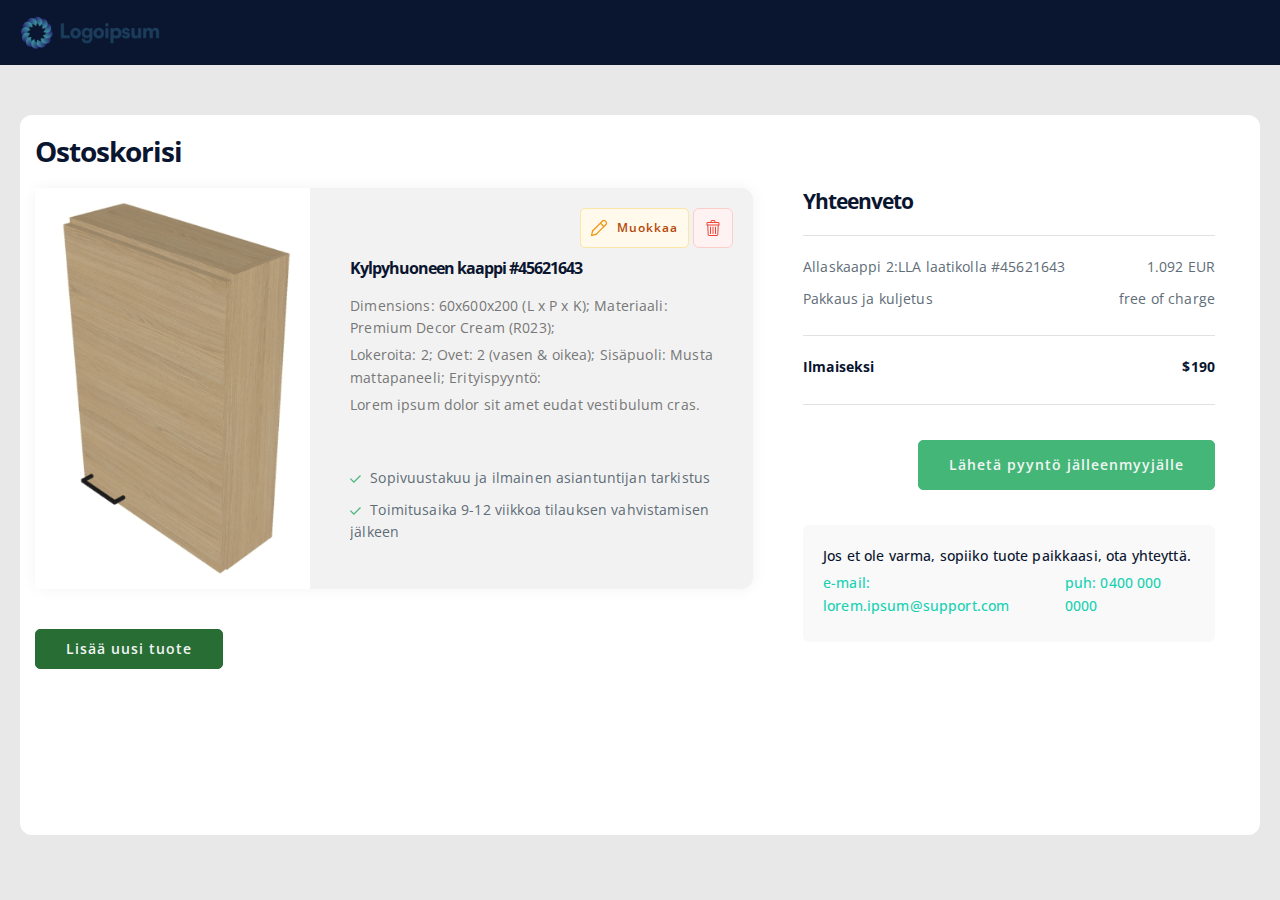
<file: cart.html>
<!DOCTYPE html>
<html lang="en">
<head>
    <meta charset="UTF-8">
    <meta name="viewport" content="width=device-width, initial-scale=1.0">
    <title>Document</title>
    <link rel="preconnect" href="https://fonts.googleapis.com">
    <link rel="preconnect" href="https://fonts.gstatic.com" crossorigin>
    <link href="https://fonts.googleapis.com/css2?family=Open+Sans:wght@300..800&display=swap" rel="stylesheet">
    <!-- Normalize Css -->
    <link rel="stylesheet" href="./lib/normalize-css/normalize.css">
    <!-- Milligram Css-->
    <link rel="stylesheet" href="./lib/milligram/milligram.min.css">
    <!-- Main Css-->
    <link rel="stylesheet" href="./assets/css/style.css">
</head>
<body>
    <!-- Header -->
    <header class="pilar_header">
        <div class="container">
            <div class="row">
                <div class="column column-0">
                    <a class="pilar_logo" href="#">
                        <img src="./assets/images/logo.png" alt="logo image">
                    </a>
                </div>
            </div>
        </div>
    </header><!-- Header -->

    <!-- Main -->
    <main class="pilar_main_wrapper">
        <div class="container">
            <div class="pilar_cart">
                <h1>Ostoskorisi</h1>
                <div class="row">
                    <!-- Left Column -->
                    <div class="column column-60">
                        <div class="pilar_card_item">
                            <div class="row">
                                <div class="column column-40">
                                    <img src="./assets/images/m4.png" alt="Product Image">
                                </div>
                                <div class="column">
                                    <div class="pilar_card">
                                        <div class="pilar_card_header">
                                            <div class="pilar_print_item float-right">
                                                <button class="button button-previous button-print">
                                                    
                                                    <svg xmlns="http://www.w3.org/2000/svg" xmlns:xlink="http://www.w3.org/1999/xlink" width="16" height="16" viewBox="0 0 16 16">
                                                        <g id="edit" transform="translate(-975 -257)">
                                                        <g id="edit-2" data-name="edit" transform="translate(973.148 255.143)">
                                                            <g id="Group_131" data-name="Group 131">
                                                            <path id="Path_53" data-name="Path 53" d="M3.419,13.422a.616.616,0,0,1-.435-1.051l9.622-9.622a.616.616,0,1,1,.871.871L3.854,13.242A.614.614,0,0,1,3.419,13.422Z" fill="#f79009"/>
                                                            </g>
                                                            <g id="Group_132" data-name="Group 132">
                                                            <path id="Path_54" data-name="Path 54" d="M2.468,17.857a.623.623,0,0,1-.13-.014.616.616,0,0,1-.473-.731l.951-4.434a.616.616,0,0,1,1.2.258L3.07,17.37a.616.616,0,0,1-.6.487Z" fill="#f79009"/>
                                                            </g>
                                                            <g id="Group_133" data-name="Group 133">
                                                            <path id="Path_55" data-name="Path 55" d="M6.9,16.905a.616.616,0,0,1-.435-1.051l9.622-9.622a.616.616,0,1,1,.871.871L7.338,16.725a.614.614,0,0,1-.436.18Z" fill="#f79009"/>
                                                            </g>
                                                            <g id="Group_134" data-name="Group 134">
                                                            <path id="Path_56" data-name="Path 56" d="M2.467,17.857a.616.616,0,0,1-.129-1.218l4.434-.951a.616.616,0,1,1,.258,1.2L2.6,17.843a.6.6,0,0,1-.13.014Z" fill="#f79009"/>
                                                            </g>
                                                            <g id="Group_135" data-name="Group 135">
                                                            <path id="Path_57" data-name="Path 57" d="M14.783,9.025a.613.613,0,0,1-.435-.18L10.864,5.361a.616.616,0,0,1,.871-.871l3.483,3.483a.616.616,0,0,1-.435,1.051Z" fill="#f79009"/>
                                                            </g>
                                                            <g id="Group_136" data-name="Group 136">
                                                            <path id="Path_58" data-name="Path 58" d="M16.524,7.283a.616.616,0,0,1-.436-1.051A1.847,1.847,0,0,0,13.476,3.62a.616.616,0,1,1-.871-.871A3.079,3.079,0,0,1,16.959,7.1a.613.613,0,0,1-.435.18Z" fill="#f79009"/>
                                                            </g>
                                                        </g>
                                                        </g>
                                                    </svg>    
                                                    Muokkaa
                                                </button>
                                                
                                                <button class="button button-settings button-delete">
                                                    <svg xmlns="http://www.w3.org/2000/svg" xmlns:xlink="http://www.w3.org/1999/xlink" width="16" height="16" viewBox="0 0 16 16">
                                                        <g id="trash" transform="translate(-927 -257)">
                                                        <g id="trash-2" data-name="trash" transform="translate(927 257)">
                                                            <path id="Path_59" data-name="Path 59" d="M13.25,2H10.5V1.5A1.5,1.5,0,0,0,9,0H7A1.5,1.5,0,0,0,5.5,1.5V2H2.75A1.251,1.251,0,0,0,1.5,3.25V5a.5.5,0,0,0,.5.5h.273l.432,9.071A1.5,1.5,0,0,0,4.2,16H11.8a1.5,1.5,0,0,0,1.5-1.429L13.727,5.5H14a.5.5,0,0,0,.5-.5V3.25A1.251,1.251,0,0,0,13.25,2ZM6.5,1.5A.5.5,0,0,1,7,1H9a.5.5,0,0,1,.5.5V2h-3Zm-4,1.75A.25.25,0,0,1,2.75,3h10.5a.25.25,0,0,1,.25.25V4.5H2.5Zm9.8,11.274a.5.5,0,0,1-.5.476H4.2a.5.5,0,0,1-.5-.476L3.274,5.5h9.451Z" fill="#f04438"/>
                                                            <path id="Path_60" data-name="Path 60" d="M8,14a.5.5,0,0,0,.5-.5V7a.5.5,0,0,0-1,0v6.5A.5.5,0,0,0,8,14Z" fill="#f04438"/>
                                                            <path id="Path_61" data-name="Path 61" d="M10.5,14a.5.5,0,0,0,.5-.5V7a.5.5,0,0,0-1,0v6.5A.5.5,0,0,0,10.5,14Z" fill="#f04438"/>
                                                            <path id="Path_62" data-name="Path 62" d="M5.5,14a.5.5,0,0,0,.5-.5V7A.5.5,0,0,0,5,7v6.5A.5.5,0,0,0,5.5,14Z" fill="#f04438"/>
                                                        </g>
                                                        </g>
                                                    </svg>  
                                                </button>
                                            </div>
                                        </div>
                                        <div class="pilar_card_body">
                                            <h3 class="pilar_main_point pilar_download_title">Kylpyhuoneen kaappi #45621643</h3>
                                            <div class="pilar_item_description">
                                                <p>Dimensions: 60x600x200 (L x P x K); Materiaali: Premium Decor Cream (R023);</p>
                                                <p>Lokeroita: 2; Ovet: 2 (vasen & oikea); Sisäpuoli: Musta mattapaneeli; Erityispyyntö:</p>
                                                <p>Lorem ipsum dolor sit amet eudat vestibulum cras.</p>
                                            </div>

                                            <ul class="pilar_unordered_list">
                                                <li>
                                                    <span>
                                                        <svg xmlns="http://www.w3.org/2000/svg" width="10.955" height="7.955" viewBox="0 0 10.955 7.955">
                                                            <path id="check" d="M1.727-5.25l.864-.886,3,2.955,6.2-6.182.886.886L5.591-1.409Z" transform="translate(-1.727 9.364)" fill="#44b678"/>
                                                        </svg>
                                                    </span>
                                                   <span>Sopivuustakuu ja ilmainen asiantuntijan tarkistus</span>
                                                </li>
                                                
                                                <li>
                                                    <span>
                                                        <svg xmlns="http://www.w3.org/2000/svg" width="10.955" height="7.955" viewBox="0 0 10.955 7.955">
                                                            <path id="check" d="M1.727-5.25l.864-.886,3,2.955,6.2-6.182.886.886L5.591-1.409Z" transform="translate(-1.727 9.364)" fill="#44b678"/>
                                                        </svg>
                                                    </span>
                                                   <span>Toimitusaika 9-12 viikkoa tilauksen vahvistamisen jälkeen</span>
                                                </li>
                                            </ul>
                                        </div>
                                    </div>
                                </div>
                            </div>
                        </div>

                        <a class="button button-next" href="./index.html">
                            Lisää uusi tuote
                        </a>
                    </div>
                    <div class="column">
                        <div class="pilar_checkout_section">
                            <h2>Yhteenveto</h2>
                            <hr>
                            <ul class="summary-prices">
                                <li>
                                <span>Allaskaappi 2:LLA laatikolla #45621643</span>
                                <span class="price">1.092 EUR</span>
                                </li>
                                <li>
                                <span>Pakkaus ja kuljetus</span>
                                <span>free of charge</span>
                                </li>
                            </ul>
                            <hr>
                            <ul class="summary-prices pillar_subtotal">
                                <li>
                                    <span>Ilmaiseksi</span>
                                    <span class="price">$190</span>
                                </li>
                            </ul>
                            <hr>

                            <div class="pilar_checkout_button">
                                <a class="button button-cart" href="#">
                                    Lähetä pyyntö jälleenmyyjälle
                                </a>
                            </div>


                            <div class="pilar_checkout_details">
                                <p>Jos et ole varma, sopiiko tuote paikkaasi, ota yhteyttä.</p>

                                <div class="flex justify-start">
                                    <p>e-mail: lorem.ipsum@support.com</p>
                                    <p>puh: 0400 000 0000</p>
                                </div>
                            </div>
                        </div>
                    </div>
                </div>
            </div>
        </div>
    </main>
</body>
</html>
</file>
<file: assets/css/style.css>
:root {
	--primary: #44b678;
	--accent: #286d34;
	--vibrant: #17d1b2;
	--vibrant-shade: #17d1b280;
	--dark: #0a152f;
	--white: #ffffff;
	--white-shade: #eef0f5;
	--white-shade-2: #f8f8f8;

	--card-button-1: #e5e5e5;

	--body: #e8e8e8;

	--font: "Open Sans", sans-serif;
}

html {
	scroll-behavior: smooth;
}
body {
	background: var(--body);
	font-family: var(--font);
	font-size: 14px;
	font-weight: 400;
	position: relative;
}
h1,
h2,
h3,
h4,
h5,
h6 {
	font-family: var(--font);
	color: var(--dark);
	font-weight: 700;
}

h1 {
	font-size: 2em;
}
h2 {
	font-size: 1.5em;
}
h3 {
	font-size: 1.17em;
}
h4 {
	font-size: 1em;
}
h5 {
	font-size: 0.83em;
}
h6 {
	font-size: 0.67em;
}
p {
	font-size: 14px;
	color: #777777;
	font-weight: 400;
}
hr {
	border-top: 0.1rem solid #dfe4e3;
	margin: 2rem 0;
}
input,
textarea {
	border-radius: 6px;
	border: 1px solid #c3cecc;
	font-size: 14px;
	color: var(--dark);
	font-weight: 400;
	font-family: var(--font);
	margin-bottom: 0;
}
textarea {
	min-height: auto;
	height: auto;
}
input:focus,
textarea:focus {
	border-color: var(--primary) !important;
}
input[type="radio"]:checked {
	accent-color: green;
}
a {
	text-decoration: underline;
	font-weight: 600;
	color: var(--vibrant);
}
form {
	margin-bottom: 0;
}

.container {
	max-width: 144rem;
	position: initial;
}
.column.column-0 {
	flex: 0 0 auto;
	width: auto;
}
.inline-flex {
	display: inline-flex;
	align-items: center;
}
.flex {
	display: flex;
	align-items: center;
	justify-content: center;
}
.justify-between {
	justify-content: space-between;
}
.justify-start {
	justify-content: flex-start;
}
.button {
	margin-bottom: 0;
	height: auto;
	text-transform: initial;
	font-family: var(--font);
	font-size: 14px;
	font-weight: 500;
	border-radius: 5px;
}

.disabled {
	opacity: 0.7;
	pointer-events: auto;
	cursor: not-allowed;
}

/* ----OutLine Button---- */
.button.button-outline {
	border-color: var(--white-shade);
	color: var(--white-shade);
}
.button.button-outline:hover {
	background: var(--accent);
	border-color: var(--accent);
	color: var(--white);
}

/* ----Next Prev Button---- */
.button-previous,
.button-next,
.button-cart {
	display: inline-flex;
	align-items: center;
	gap: 10px;
	font-weight: 600;
}
.button.button-previous {
	background-color: var(--card-button-1);
	border-color: var(--card-button-1);
	color: #424242;
}
.button.button-next {
	background-color: var(--accent);
	border-color: var(--accent);
	color: #f0f5f3;
}

/* Cart Button */
.button.button-cart {
	background-color: var(--primary);
	border-color: var(--primary);
	color: #f0f5f3;
	padding: 0.5rem 3rem;
}

/* Settings Button */
.button.button-settings {
	padding: initial;
	width: 40px;
	height: 40px;
	border-radius: 8px;
	display: inline-grid;
	align-items: center;
	justify-content: center;
	/* padding: 26px; */
	background: var(--white);
	border-color: var(--white);
}

/* ----Header---- */
.pilar_header {
	padding: 15px 0px !important;
	background: var(--dark);
}
.pilar_header .row {
	align-items: center;
	gap: 15px;
}

/* ----Logo---- */
.pilar_logo {
	max-width: 140px;
	display: flex;
	align-content: center;
	align-items: center;
}
.pilar_logo img {
	width: 100%;
	object-fit: cover;
}

/* ----Header Breadcrumbs---- */
.breadcrumbs {
	margin-bottom: 0px;
}
.breadcrumbs li {
	display: inline;
	margin-right: 5px;
	color: var(--white-shade);
	font-size: 14px;
	font-weight: 400;
}
.breadcrumbs li:not(:last-child):after {
	content: "-";
	margin-left: 10px;
	margin-right: 10px;
}
.pilar_indicator {
	padding: 2px 10px;
	border-radius: 20px;
	background: var(--white-shade);
	color: var(--dark);
	display: inline-flex;
	align-items: center;
	justify-content: center;
	line-height: normal;
	margin-right: 5px;
	font-weight: 600;
}
.active .pilar_indicator {
	background: var(--primary);
	color: var(--white);
}
.done.active .pilar_indicator {
	background: var(--white);
}

.pilar_indicator .check_mark {
	display: none;
}
.done.active .pilar_indicator .check_mark {
	display: block;
}
.done.active .pilar_indicator .number {
	display: none;
}

/* ----Main Wrapper---- */
main.pilar_main_wrapper {
	padding: 50px 0px;
	position: relative;
}
.pilar_main_wrapper .pilar_devider {
	justify-content: space-between;
}

/* Product Card */
.pilar_product_card {
	background: var(--white);
	border-radius: 12px;
	display: flex;
	flex-direction: column;
}

/* Card Header */
.pilar_card_header {
	min-height: 115px;
}

/* card Body */
.pilar_card_body {
	height: 55rem;
	overflow: auto;
	scroll-behavior: smooth;
}
.pilar_card_body::-webkit-scrollbar {
	display: none;
}

.pilar_modal {
	margin-bottom: 10px;
}
.pilar_header_content {
	margin-bottom: 0px;
}
.pilar_modal_opener,
.pilar_modal_hide {
	margin-right: 10px;
	display: inline-flex;
	align-items: center;
}
.pilar_title {
	margin-bottom: 0px !important;
}

.pilar_main_point {
	margin-bottom: 25px;
}
.pilar_point {
	margin-right: 10px;
}

.pilar_input h5 {
	font-size: 14px;
	font-weight: 600;
	margin-bottom: 10px;
}
.pilar_input_group {
	margin-bottom: 20px;
}
.pilar_input_group_radio {
	margin-bottom: 20px;
	gap: 10px;
	flex-wrap: wrap;
}
.pilar_input_group .column {
	margin-bottom: 0px;
}

.pilar_input_group_radio label,
.pilar_input_group label {
	font-size: 14px;
	font-weight: 500;
	color: var(--dark);
}

/* Pilar Image Input */
.pilar_input_group.image {
	gap: initial;
	flex-wrap: wrap;
}
.pilar_input_group.image label {
	margin-bottom: 20px;
}

.pilar_image_input {
	background: var(--white);
	border: 1px solid #c3cecc;
	padding: 8px;
	border-radius: 12px;
}
.pilar_image_input input[type="radio"] {
	display: none;
}
.pilar_image_input .pilar_variation_image {
	width: 100%;
	height: 105px;
	object-fit: cover;
	border-radius: 6px;
	margin-bottom: 5px;
	box-shadow: 0px 2px 6px #00000014;
}
.pilar_image_input .row {
	width: 100%;
}
.pilar_image_input .pilar_image_title {
	margin-bottom: 2px;
}
.pilar_image_input .pilar_image_content {
	margin-bottom: 0px;
}
.pilar_image_input .button-settings {
	margin-right: 0px;
	background: var(--card-button-1);
}
.pilar_preview_image {
	margin-bottom: 20px;
}
.pilar_preview_image img {
	max-height: 56rem;
	height: 100%;
	width: 100%;
	object-fit: cover;
	border-radius: 12px;
}

.pilar_replicate img {
	width: 100%;
	height: 6.5rem;
	object-fit: cover;
	border-radius: 12px;
}
.pilar_replicate .active img {
	border: 4px solid var(--vibrant);
}

/* Card Footer */
.pilar_product_card .pillar_product_footer {
	display: inline-block;
	width: 100%;
	margin-top: auto;
	padding: 15px;
	background: var(--white-shade-2);
	border-radius: 0px 0px 12px 12px;
}

.pillar_product_footer.pilar_price_section {
	background: var(--dark);
	padding: 30px 40px;
}

/* Modal Box */
.pilar_modal_box {
	background: var(--white);
	position: absolute;
	inset: 50px 0px;
	z-index: 10;
	border-radius: 0px 12px 12px 0px;
	width: 50%;
	left: -200%;
	transition: all 0.4s;
	overflow: auto;
}
.pilar_modal_box.active {
	left: 0%;
	transition: all 0.4s;
}
.pilar_modal_header {
	padding: 15px 80px;
	background: var(--white-shade-2);
	border-radius: 0px 12px 0px 0px;
	position: sticky;
	top: 0;
}
.pilar_modal_body {
	padding: 30px 80px;
	overflow: auto;
}

.pilar_modal_body::scrollbar {
	display: none;
}

.pilar_modal_body::scrollbar {
	display: none;
}
/* Step */

.pilar_step {
	display: none;
	height: 100%;
	padding: 30px 20px 0px;
}

/* Settings */
.pilar_bookmark {
	text-align: right;
	margin-bottom: 30px;
}
.pilar_bookmark .button-settings .pilar_save {
	display: block;
}
.pilar_bookmark .button-settings.active .pilar_save {
	display: none;
}
.pilar_bookmark .button-settings .pilar_saved {
	display: none;
}
.pilar_bookmark .button-settings.active .pilar_saved {
	display: block;
}

.pilar_bookmark .button.active, .pilar_size_view .button.active, .pilar_form_Reset .button.active{
	border-color: var(--vibrant);
}

.pilar_size_view {
	text-align: right;
	margin-bottom: 30px;
}
.pilar_size_view .button:first-child {
	margin-bottom: 10px;
}

.pilar_form_Reset {
	text-align: right;
}

/* Product Image */
.pilar_product_image {
	max-width: 345px;
	width: 100%;
	height: 60rem;
	margin: 0 auto;
	display: flex;
	align-items: center;
}
.pilar_product_image img {
	width: 100%;
	max-height: 360px;
	object-fit: contain;
}

/* ---Product Price--- */
.pilar_product_price {
	font-size: 36px;
	font-weight: 700;
	color: var(--white);
	margin-bottom: 12px;
}
.pilar_price_content {
	color: #e4edea;
	font-size: 12px;
	margin-bottom: 5px;
}

.pilar_price_content span {
	color: var(--primary);
}

.pilar_price_vat {
	color: #f0f5f3;
	font-size: 14px;
	margin-bottom: 0px;
}

/* Print Item */
.pilar_invoice .row.inline-flex {
	margin-bottom: 10px;
}

.pilar_print_item button.button-print {
	color: #026aa2;
	border: 1px solid #b9e6fe;
	background: #f0f9ff;
	font-size: 12px;
	padding: 0px 10px;
}

.pilar_print_item button.button-delete {
	color: #026aa2;
	border: 1px solid #fecdca;
	background: #fef3f2;
	font-size: 12px;
	padding: 0px 10px;
	border-radius: 6px;
}
.pilar_download_title {
	margin-bottom: 0;
}
.pilar_item_description {
	margin-bottom: 20px;
}
.pilar_item_description p {
	margin-bottom: 5px;
}

/* ---------------------Cart--------------------- */

.pilar_cart {
	background-color: var(--white);
	border-radius: 12px;
	padding: 20px 15px;
	min-height: 80vh;
}

.pilar_cart .pilar_card_header{
	min-height: 50px;
}

.pilar_card_item{
	background: #f2f2f2;
	border-radius: 12px;
	box-shadow: 0px 0px 15px #f2f2f2;
}
.pilar_card_item img{
	height: 100%;
	width: 100%;
	object-fit: cover;
}
.pilar_card_item .pilar_card_body{
	height: initial;
}
.pilar_card_item .pilar_card{
	padding: 20px 20px;
}

.pilar_card_item .pilar_download_title{
	margin-bottom: 15px;
}
.pilar_checkout_section{
	padding: 0px 30px;
}

.pilar_checkout_section .summary-prices {
    list-style: none;
    padding: 0;
}

.pilar_checkout_section .summary-prices li {
    display: flex;
    justify-content: space-between;
    align-items: center;
}

.pilar_checkout_section .summary-prices li span:first-child {
    margin-right: auto;
}

.pilar_checkout_section .summary-prices li span:last-child {
    margin-left: auto;
}

.pilar_card_item .pilar_item_description {
	margin-bottom: 50px;
}
.pilar_unordered_list{
	list-style: none;
}
.pilar_unordered_list span:first-child{
	margin-right: 5px;
}

.pilar_card_item .pilar_print_item button.button-print{
	color: #b54708;
	background: #fffaeb;
	border-color: #fce5a5;
}
.pilar_checkout_button{
	text-align: right;
	margin: 35px 0px;
}

.pilar_checkout_details{
	background: #f9f9f9;
	border-radius: 6px;
	padding: 20px;
}
.pilar_checkout_details p{
	margin-bottom: 5px;
	font-weight: 500;
	color: var(--dark);
}
.pilar_checkout_details .flex{
	gap: 10px;
}
.pilar_checkout_details .flex p{
	color: var(--vibrant);
}
.pilar_cart .button.button-next{
	margin-top: 40px;
}
.pilar_checkout_section .summary-prices.pillar_subtotal{
	font-weight: 700;
	color: var(--dark);
}

/* ---------------------Checkout--------------------- */
@media (max-width: 425px) {
	.container {
        max-width: 100%;
        position: initial;
    }
	.pillar_product_footer .row{
		flex-direction: row;
	}
	.row .column.column-10 {
		padding: 0px 4px;
	}
	.pilar_column_left{
		margin-bottom: 15px;
	}
	.pilar_column_right .row:first-child{
		flex-direction: row;
	}
	.button.button-previous, .button.button-next{
		padding: 0px 1.5rem;
		font-size: 12px;
	}
	.pilar_image_input .row{
        flex-direction: column;
    }
	.pilar_input_group.image{
		flex-direction: row;
	}
	.pilar_input_group.image .column{
		padding: 0px 10px;
	}

	.pilar_replicate .row{
		flex-direction: row;
	}
	.pilar_replicate .column.column-10{
		flex: 0 0 20% !important;
    	max-width: 20% !important;
	}
}

@media (max-width: 768px) {
	.container {
		max-width: 80rem;
		position: initial;
	}
	.pilar_price_section .row.flex {
		flex-direction: column !important;
	}

	.pilar_product_price {
		font-size: 24px;
	}

	.pilar_price_vat {
		margin-bottom: 15px;
	}

	.pillar_product_footer.pilar_price_section {
		background: var(--dark);
		padding: 20px 20px;
	}

	.button.button-cart {
		padding: initial;
		width: 100%;
		justify-content: center;
	}
	.pilar_bookmark .button, .pilar_size_view .button, .pilar_form_Reset .button{
		width: 30px;
		height: 30px;
	}
	
	.pilar_bookmark svg, .pilar_size_view svg, .pilar_form_Reset svg{
		width: 14px;
	}
	.pilar_bookmark, .pilar_size_view{
		margin-bottom: 15px;
	}

	.pilar_card_body {
		height: 37rem !important;
	}
	.pilar_product_image {
		height: 45rem;
	}

	.pilar_card_header {
		min-height: 170px;
	}

	.pilar_modal_box{
		width: 100%;
	}

	.pilar_replicate .column.column-10{
		flex: 0 0 10% !important;
    	max-width: 10% !important;
	}

	.pilar_image_input .row{
		flex-direction: column;
	}
	.pilar_input_group .row .column.column-80 {
		flex: 0 0 100%;
		max-width: 100%;
	}
}

@media (max-width: 1024px) {
	.pilar_price_section .row.flex {
		flex-direction: column !important;
	}
	.button.button-cart {
		padding: initial;
		width: 100%;
		justify-content: center;
	}
	.pilar_price_vat {
        margin-bottom: 15px;
    }

	.pilar_card_header {
		min-height: 170px;
	}

	.row .column.column-33{
		flex: 0 0 50%;
    	max-width: 50%;
	}

	.pilar_card_body {
		height: 40rem;
	}
	.pilar_product_image {
		height: 45rem;
	}

	.pilar_invoice .row.inline-flex{
		flex-direction: column;
	}
	.pilar_invoice .pilar_print_item.float-right{
		float: left;
	}

	.pilar_modal_header {
		padding: 15px 25px;
	}
	.pilar_modal_body {
		padding: 30px 25px;
	}
	.pilar_replicate .column.column-10{
		flex: 0 0 20%;
    	max-width: 20%;
	}

	.pilar_download_title {
		margin-bottom: 15px;
	}
}
</file>
